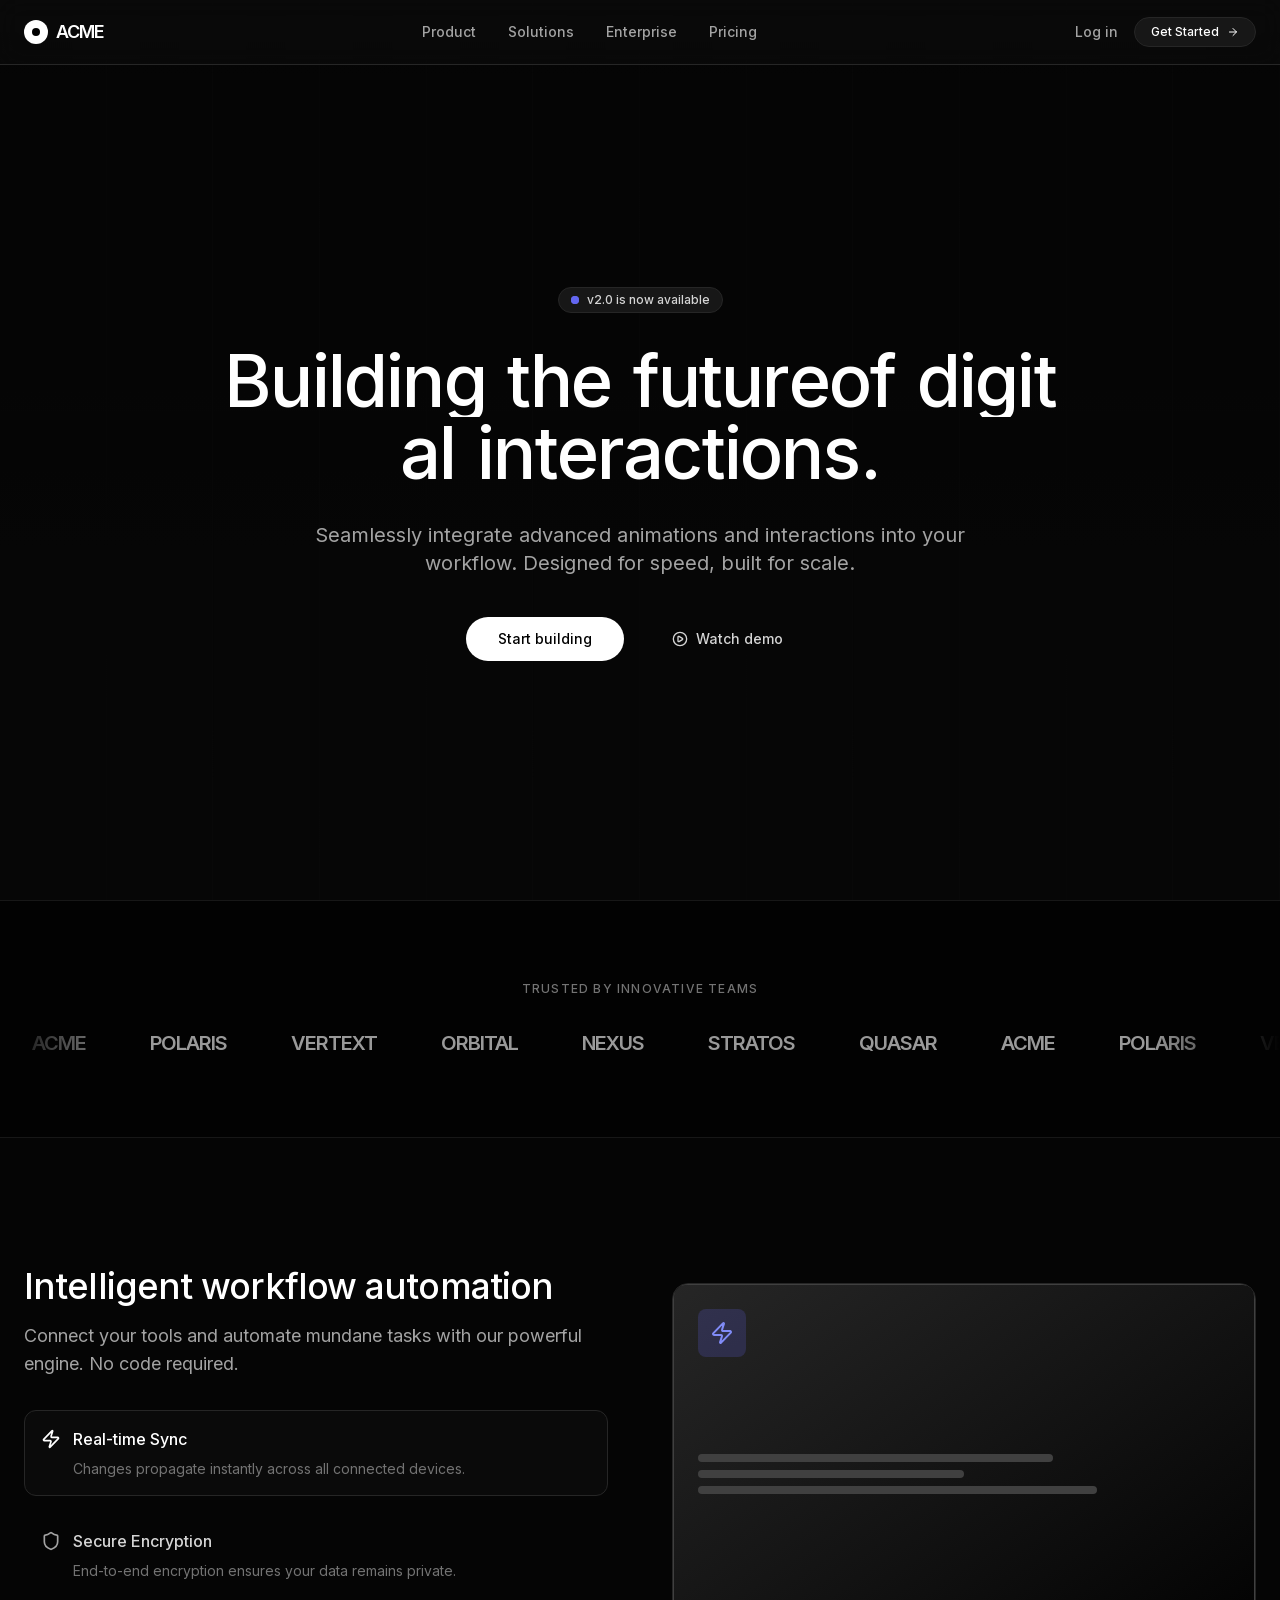
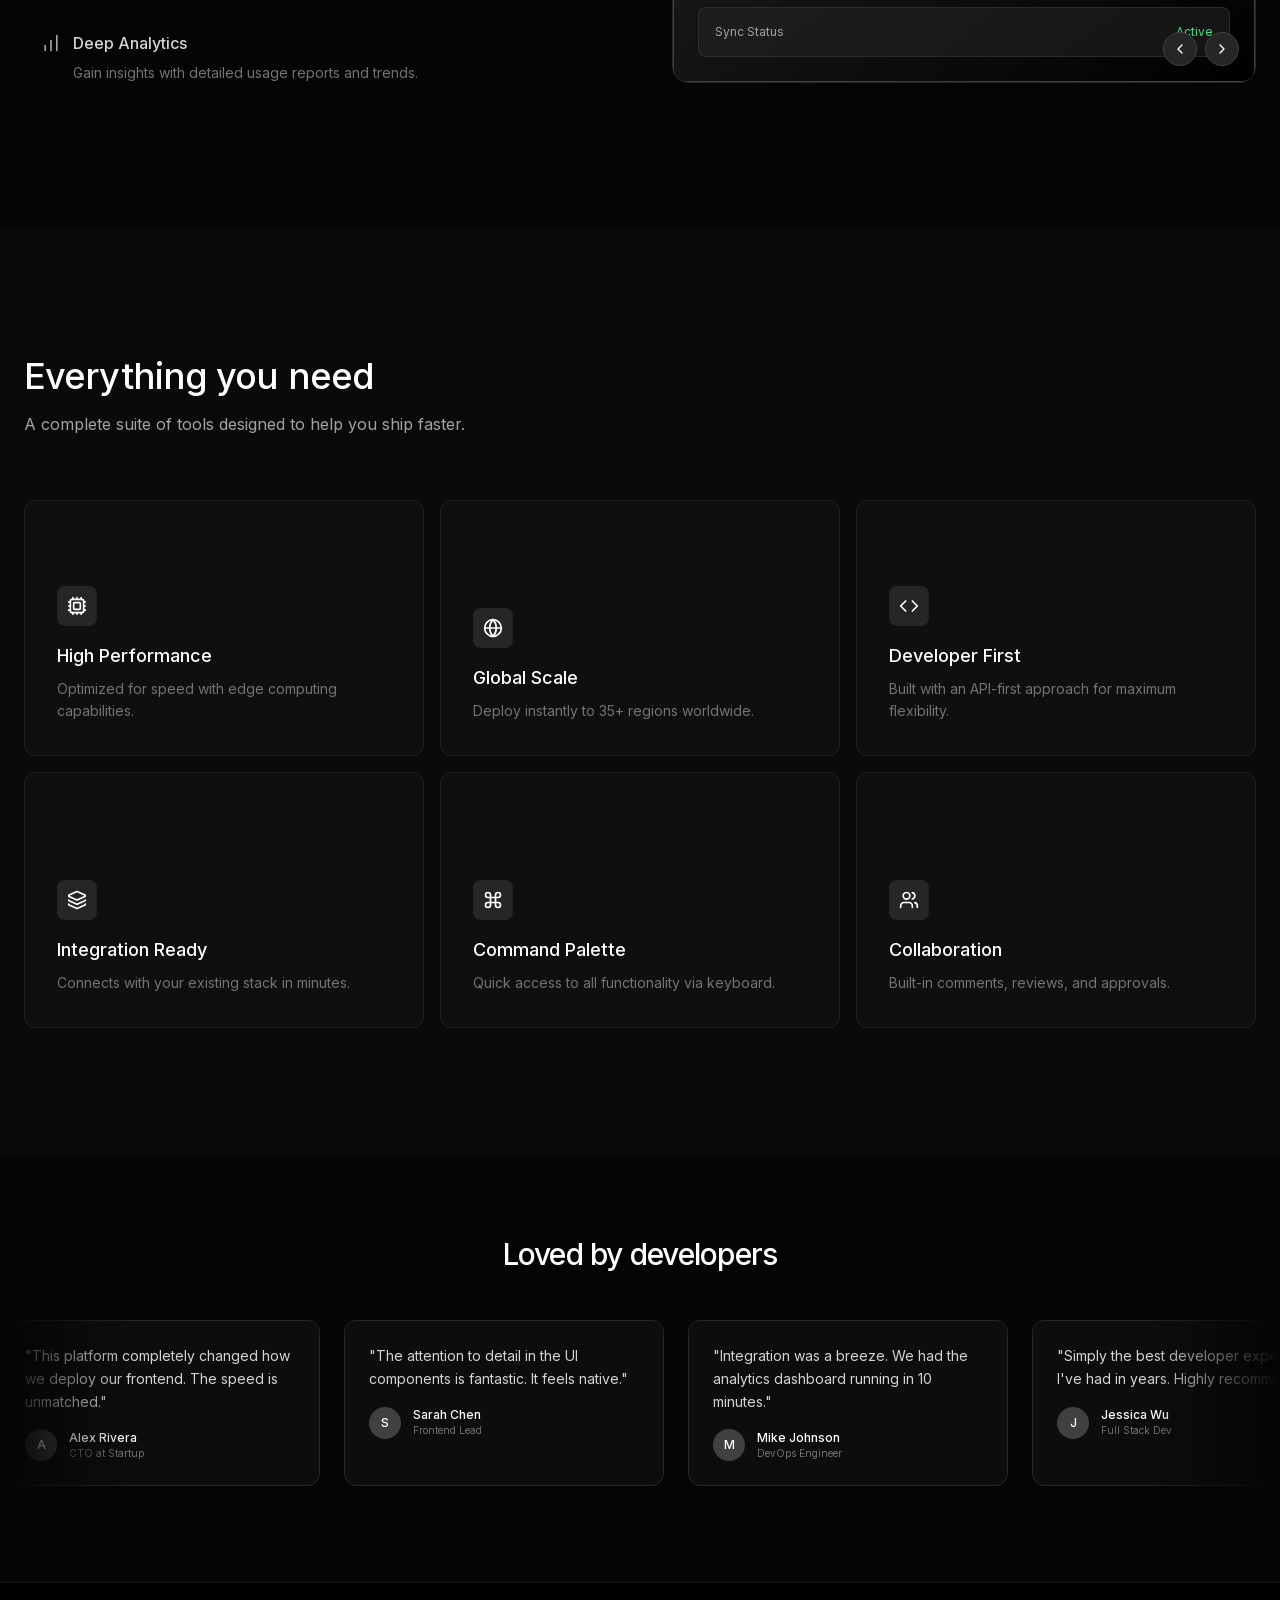
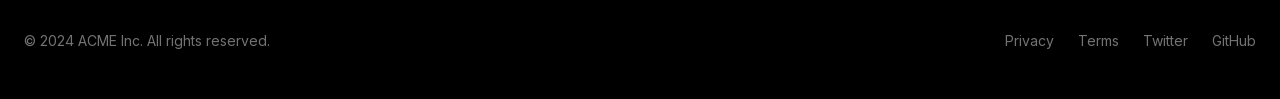
<file: desing systems/animation-clean/index.html>
<html class="scroll-smooth" lang="en"><head><meta charset="utf-8"/>
<meta content="width=device-width, initial-scale=1.0" name="viewport"/>
<title>Modern Interface</title>
<script src="assets/resource_3fa48481346f.js"></script>
<script src="assets/lucide_latest_2eebd0ebe8c2.js"></script>
<link href="https://fonts.googleapis.com" rel="preconnect"/>
<link crossorigin="" href="https://fonts.gstatic.com" rel="preconnect"/>
<link href="assets/css2_19fd9cc6b396.css" rel="stylesheet"/>
<style>
/* Base Settings */
:root {
--mouse-x: 50%;
--mouse-y: 50%;
}
body {
font-family: 'Inter', sans-serif;
background-color: #050505;
overflow-x: hidden;
}
/* Hide scrollbar for clean UI */
::-webkit-scrollbar {
width: 8px;
}
::-webkit-scrollbar-track {
background: #050505;
}
::-webkit-scrollbar-thumb {
background: #262626;
border-radius: 4px;
}
/* Text Reveal Animation */
.char {
display: inline-block;
opacity: 0;
transform: translateY(100%);
clip-path: polygon(0 0, 100% 0, 100% 0, 0 0);
transition: all 0.8s cubic-bezier(0.16, 1, 0.3, 1);
}
.char.revealed {
opacity: 1;
transform: translateY(0);
clip-path: polygon(0 0, 100% 0, 100% 100%, 0 100%);
}
/* General Scroll Animations */
.animate-on-scroll {
opacity: 0.01; /* Avoid full 0 for screen readers momentarily */
filter: blur(10px);
transform: translateY(20px);
transition: all 1s cubic-bezier(0.25, 0.46, 0.45, 0.94);
}
.animate-on-scroll.in-view {
opacity: 1;
filter: blur(0);
transform: translateY(0);
}
/* Marquee Animation */
@keyframes scroll-left {
from { transform: translateX(0); }
to { transform: translateX(-50%); }
}
.marquee-content {
animation: scroll-left 40s linear infinite;
}
.marquee-mask {
mask-image: linear-gradient(to right, transparent, black 10%, black 90%, transparent);
-webkit-mask-image: linear-gradient(to right, transparent, black 10%, black 90%, transparent);
}
/* Border Beam Button */
@keyframes border-beam {
100% { offset-distance: 100%; }
}
.btn-beam {
position: relative;
overflow: hidden;
}
.btn-beam::before {
content: '';
position: absolute;
top: 0; left: 0; right: 0; bottom: 0;
border-radius: 9999px;
padding: 1px;
background: linear-gradient(90deg, transparent, rgba(255,255,255,0.8), transparent);
-webkit-mask: linear-gradient(#fff 0 0) content-box, linear-gradient(#fff 0 0);
-webkit-mask-composite: xor;
mask-composite: exclude;
opacity: 0;
transition: opacity 0.3s ease;
pointer-events: none;
}
.btn-beam:hover::before {
opacity: 1;
animation: spin-beam 2s linear infinite;
}
/* Alternative Beam Implementation that actually travels */
.beam-border {
position: absolute;
inset: -1px;
border-radius: 9999px;
pointer-events: none;
z-index: -1;
opacity: 0;
background: conic-gradient(from 0deg at 50% 50%, transparent 0deg, rgba(255,255,255,0.5) 60deg, transparent 120deg);
animation: rotate-beam 2s linear infinite;
transition: opacity 0.3s;
}
.btn-beam-container:hover .beam-border {
opacity: 1;
}
@keyframes rotate-beam {
from { transform: rotate(0deg); }
to { transform: rotate(360deg); }
}
/* Background Clip Columns */
.bg-column {
transition: clip-path 1.5s cubic-bezier(0.65, 0, 0.35, 1);
clip-path: inset(100% 0 0 0);
}
.bg-column.active {
clip-path: inset(0 0 0 0);
}
/* Flashlight Effect */
.flashlight-card {
position: relative;
background-color: rgba(23, 23, 23, 0.4);
border: 1px solid rgba(255, 255, 255, 0.08);
}
.flashlight-card::before {
content: "";
position: absolute;
height: 100%;
width: 100%;
left: 0;
top: 0;
border-radius: inherit;
background: radial-gradient(
800px circle at var(--mouse-x) var(--mouse-y),
rgba(255, 255, 255, 0.06),
transparent 40%
);
opacity: 0;
transition: opacity 0.5s;
pointer-events: none;
z-index: 3;
}
.flashlight-card::after {
content: "";
position: absolute;
height: 100%;
width: 100%;
left: 0;
top: 0;
border-radius: inherit;
background: radial-gradient(
600px circle at var(--mouse-x) var(--mouse-y),
rgba(255, 255, 255, 0.4),
transparent 40%
);
z-index: 1;
opacity: 0;
transition: opacity 0.5s;
pointer-events: none;
}
/* Border highlight logic via mask */
.flashlight-border {
position: absolute;
inset: 0;
border-radius: inherit;
padding: 1px;
background: radial-gradient(
600px circle at var(--mouse-x) var(--mouse-y),
rgba(255, 255, 255, 0.6),
transparent 40%
);
-webkit-mask: linear-gradient(#fff 0 0) content-box, linear-gradient(#fff 0 0);
-webkit-mask-composite: xor;
mask-composite: exclude;
opacity: 0;
transition: opacity 0.5s;
}
.flashlight-card:hover::before,
.flashlight-card:hover .flashlight-border {
opacity: 1;
}
/* Card Rotator Transitions */
.rotator-card {
transition: all 0.6s cubic-bezier(0.4, 0, 0.2, 1);
position: absolute;
top: 0;
left: 0;
width: 100%;
height: 100%;
backface-visibility: hidden;
}
</style><style data-scroll-fix="true">
        /* Scroll fixes for offline viewing */
        html, body {
            overflow: auto !important;
            overflow-x: hidden !important;
            height: auto !important;
            min-height: 100% !important;
            scroll-behavior: auto !important;
            opacity: 1 !important;
            visibility: visible !important;
        }
        
        /* Force visibility - many sites use JS animations for initial display */
        body, .wrapper, main, #__next, #app, .page, .content {
            opacity: 1 !important;
            visibility: visible !important;
            transform: none !important;
        }
        
        /* Disable loader/preloader overlays */
        .loader, .preloader, .loading, [class*="loader"], [class*="preloader"] {
            display: none !important;
            opacity: 0 !important;
        }
        
        /* Show elements that might be hidden for animation */
        .word-inner, .char, .line, [data-aos], [data-scroll],
        .hero-text span, .hero-fade, [class*="hero"] span {
            opacity: 1 !important;
            transform: none !important;
            visibility: visible !important;
        }
        
        /* Reset Tailwind animation utility classes */
        .translate-y-full, .translate-x-full, .-translate-y-full, .-translate-x-full,
        .translate-y-1\/2, .-translate-y-1\/2, .translate-y-\[100\%\], .translate-y-\[110\%\] {
            transform: none !important;
        }
        
        /* Force visibility on common hidden-for-animation patterns */
        .opacity-0, [class*="opacity-0"] {
            opacity: 1 !important;
        }
        
        /* Reset scale transforms used for animations */
        .scale-0, .scale-50, .scale-75 {
            transform: none !important;
        }
        
        html.lenis, html.lenis-smooth, 
        body.lenis, body.lenis-smooth,
        .lenis-wrapper, .lenis-content,
        [data-lenis-prevent], [data-scroll-container] {
            overflow: visible !important;
            height: auto !important;
        }
        
        /* Fix flex containers that might cut off content */
        body.flex.items-center,
        body.flex.justify-center {
            align-items: flex-start !important;
            min-height: 100vh;
            height: auto !important;
        }
        
        /* Ensure main content scrolls */
        main, #__next, #__nuxt, #app, .main-content {
            overflow: visible !important;
            height: auto !important;
        }
        </style></head>
<body class="text-neutral-400 selection:bg-neutral-700 selection:text-white">
<!-- Navigation -->
<nav class="fixed top-0 left-0 right-0 z-50 border-b border-neutral-800 bg-neutral-950/80 backdrop-blur-md">
<div class="max-w-7xl mx-auto px-6 h-16 flex items-center justify-between">
<div class="flex items-center gap-2 text-white tracking-tighter font-semibold text-lg">
<div class="w-6 h-6 bg-white rounded-full flex items-center justify-center">
<div class="w-2 h-2 bg-black rounded-full"></div>
</div>
                ACME
            </div>
<div class="hidden md:flex items-center gap-8 text-sm font-medium text-neutral-400">
<a class="hover:text-white transition-colors" href="#">Product</a>
<a class="hover:text-white transition-colors" href="#">Solutions</a>
<a class="hover:text-white transition-colors" href="#">Enterprise</a>
<a class="hover:text-white transition-colors" href="#">Pricing</a>
</div>
<div class="flex items-center gap-4">
<a class="text-sm font-medium hover:text-white transition-colors" href="#">Log in</a>
<!-- Button with Border Beam -->
<button class="relative btn-beam-container group">
<div class="beam-border"></div>
<span class="relative z-10 flex items-center gap-2 bg-neutral-900 text-white px-4 py-1.5 rounded-full text-xs font-medium border border-neutral-800 transition-all hover:bg-neutral-800">
                        Get Started
                        <i class="w-3 h-3" data-lucide="arrow-right"></i>
</span>
</button>
</div>
</div>
</nav>
<!-- Hero Section -->
<header class="relative min-h-screen pt-32 pb-20 flex flex-col justify-center items-center overflow-hidden">
<!-- Background Clip Animation Grid -->
<div class="absolute inset-0 grid grid-cols-6 md:grid-cols-12 gap-0 z-0 pointer-events-none opacity-20" id="bg-grid">
<!-- Columns injected via JS -->
</div>
<div class="relative z-10 max-w-4xl mx-auto px-6 text-center">
<div class="inline-flex items-center gap-2 px-3 py-1 rounded-full bg-neutral-900 border border-neutral-800 text-xs font-medium text-neutral-300 mb-8 animate-on-scroll">
<span class="relative flex h-2 w-2">
<span class="animate-ping absolute inline-flex h-full w-full rounded-full bg-indigo-400 opacity-75"></span>
<span class="relative inline-flex rounded-full h-2 w-2 bg-indigo-500"></span>
</span>
                v2.0 is now available
            </div>
<h1 class="text-5xl md:text-7xl font-medium text-white tracking-tight leading-[1.1] mb-8 h-auto min-h-[120px]" id="hero-title">
<!-- Text animated via JS -->
                Building the future <br/> of digital interactions.
            </h1>
<p class="text-lg md:text-xl text-neutral-400 max-w-2xl mx-auto mb-10 leading-relaxed animate-on-scroll" style="transition-delay: 200ms;">
                Seamlessly integrate advanced animations and interactions into your workflow. Designed for speed, built for scale.
            </p>
<div class="flex flex-col sm:flex-row items-center justify-center gap-4 animate-on-scroll" style="transition-delay: 400ms;">
<button class="relative btn-beam-container group w-full sm:w-auto">
<div class="beam-border"></div>
<span class="relative z-10 flex items-center justify-center bg-white text-black px-8 py-3 rounded-full text-sm font-medium transition-transform active:scale-95">
                        Start building
                    </span>
</button>
<button class="flex items-center justify-center gap-2 px-8 py-3 rounded-full text-sm font-medium text-neutral-300 hover:text-white transition-colors w-full sm:w-auto">
<i class="w-4 h-4" data-lucide="play-circle"></i>
                    Watch demo
                </button>
</div>
</div>
</header>
<!-- Logo Marquee -->
<section class="py-20 border-y border-neutral-900 bg-black/50 relative z-10">
<div class="max-w-7xl mx-auto px-6 mb-8 text-center">
<p class="text-xs font-medium uppercase tracking-widest text-neutral-500 animate-on-scroll">Trusted by innovative teams</p>
</div>
<div class="relative w-full overflow-hidden marquee-mask">
<div class="flex marquee-content w-max">
<!-- Loop 1 -->
<div class="flex items-center gap-16 px-8 opacity-60 grayscale hover:grayscale-0 transition-all duration-500">
<span class="text-xl font-semibold tracking-tighter text-white">ACME</span>
<span class="text-xl font-semibold tracking-tighter text-white">POLARIS</span>
<span class="text-xl font-semibold tracking-tighter text-white">VERTEXT</span>
<span class="text-xl font-semibold tracking-tighter text-white">ORBITAL</span>
<span class="text-xl font-semibold tracking-tighter text-white">NEXUS</span>
<span class="text-xl font-semibold tracking-tighter text-white">STRATOS</span>
<span class="text-xl font-semibold tracking-tighter text-white">QUASAR</span>
</div>
<!-- Loop 2 (Duplicate) -->
<div class="flex items-center gap-16 px-8 opacity-60 grayscale hover:grayscale-0 transition-all duration-500">
<span class="text-xl font-semibold tracking-tighter text-white">ACME</span>
<span class="text-xl font-semibold tracking-tighter text-white">POLARIS</span>
<span class="text-xl font-semibold tracking-tighter text-white">VERTEXT</span>
<span class="text-xl font-semibold tracking-tighter text-white">ORBITAL</span>
<span class="text-xl font-semibold tracking-tighter text-white">NEXUS</span>
<span class="text-xl font-semibold tracking-tighter text-white">STRATOS</span>
<span class="text-xl font-semibold tracking-tighter text-white">QUASAR</span>
</div>
<!-- Loop 3 (Duplicate) -->
<div class="flex items-center gap-16 px-8 opacity-60 grayscale hover:grayscale-0 transition-all duration-500">
<span class="text-xl font-semibold tracking-tighter text-white">ACME</span>
<span class="text-xl font-semibold tracking-tighter text-white">POLARIS</span>
<span class="text-xl font-semibold tracking-tighter text-white">VERTEXT</span>
<span class="text-xl font-semibold tracking-tighter text-white">ORBITAL</span>
<span class="text-xl font-semibold tracking-tighter text-white">NEXUS</span>
<span class="text-xl font-semibold tracking-tighter text-white">STRATOS</span>
<span class="text-xl font-semibold tracking-tighter text-white">QUASAR</span>
</div>
</div>
</div>
</section>
<!-- Feature Switcher Section -->
<section class="py-32 max-w-7xl mx-auto px-6">
<div class="grid lg:grid-cols-2 gap-16 items-center">
<div class="space-y-8">
<div class="animate-on-scroll">
<h2 class="text-3xl md:text-4xl font-medium text-white tracking-tight mb-4">Intelligent workflow automation</h2>
<p class="text-lg text-neutral-400">Connect your tools and automate mundane tasks with our powerful engine. No code required.</p>
</div>
<div class="space-y-4">
<div class="feature-btn p-4 rounded-xl border border-neutral-800 bg-neutral-900/30 cursor-pointer hover:bg-neutral-900 transition-colors active-feature" onclick="rotateTo(0)">
<div class="flex items-center gap-3 mb-2">
<i class="text-white w-5 h-5" data-lucide="zap"></i>
<h3 class="text-white font-medium">Real-time Sync</h3>
</div>
<p class="text-sm text-neutral-500 pl-8">Changes propagate instantly across all connected devices.</p>
</div>
<div class="feature-btn p-4 rounded-xl border border-transparent hover:bg-neutral-900 transition-colors cursor-pointer" onclick="rotateTo(1)">
<div class="flex items-center gap-3 mb-2">
<i class="text-neutral-400 w-5 h-5" data-lucide="shield"></i>
<h3 class="text-neutral-300 font-medium">Secure Encryption</h3>
</div>
<p class="text-sm text-neutral-500 pl-8">End-to-end encryption ensures your data remains private.</p>
</div>
<div class="feature-btn p-4 rounded-xl border border-transparent hover:bg-neutral-900 transition-colors cursor-pointer" onclick="rotateTo(2)">
<div class="flex items-center gap-3 mb-2">
<i class="text-neutral-400 w-5 h-5" data-lucide="bar-chart"></i>
<h3 class="text-neutral-300 font-medium">Deep Analytics</h3>
</div>
<p class="text-sm text-neutral-500 pl-8">Gain insights with detailed usage reports and trends.</p>
</div>
</div>
</div>
<!-- Rotator Card -->
<div class="relative h-[400px] w-full bg-neutral-900/20 rounded-2xl border border-neutral-800 overflow-hidden animate-on-scroll">
<div class="absolute inset-0 w-full h-full p-8" id="card-stack">
<!-- Card 1 -->
<div class="rotator-card bg-gradient-to-br from-neutral-800 to-black rounded-xl border border-neutral-700 p-6 shadow-2xl flex flex-col justify-between" style="opacity: 1; transform: scale(1) translateZ(0);">
<div class="w-12 h-12 rounded-lg bg-indigo-500/20 flex items-center justify-center text-indigo-400 mb-4">
<i class="w-6 h-6" data-lucide="zap"></i>
</div>
<div class="space-y-2">
<div class="h-2 w-2/3 bg-neutral-700 rounded"></div>
<div class="h-2 w-1/2 bg-neutral-700 rounded"></div>
<div class="h-2 w-3/4 bg-neutral-700 rounded"></div>
</div>
<div class="mt-8 p-4 bg-neutral-800/50 rounded-lg border border-neutral-700/50">
<div class="flex items-center justify-between text-xs text-neutral-400">
<span>Sync Status</span>
<span class="text-green-400">Active</span>
</div>
</div>
</div>
<!-- Card 2 -->
<div class="rotator-card bg-gradient-to-br from-neutral-800 to-black rounded-xl border border-neutral-700 p-6 shadow-2xl flex flex-col justify-between" style="opacity: 0; transform: scale(0.9) translateZ(0);">
<div class="w-12 h-12 rounded-lg bg-emerald-500/20 flex items-center justify-center text-emerald-400 mb-4">
<i class="w-6 h-6" data-lucide="shield"></i>
</div>
<div class="flex items-center justify-center h-32">
<i class="w-16 h-16 text-neutral-700" data-lucide="lock"></i>
</div>
<div class="mt-4 text-center text-xs text-emerald-500 bg-emerald-900/20 py-2 rounded border border-emerald-900/50">
                            256-bit Encryption Enabled
                        </div>
</div>
<!-- Card 3 -->
<div class="rotator-card bg-gradient-to-br from-neutral-800 to-black rounded-xl border border-neutral-700 p-6 shadow-2xl flex flex-col justify-between" style="opacity: 0; transform: scale(0.9) translateZ(0);">
<div class="w-12 h-12 rounded-lg bg-orange-500/20 flex items-center justify-center text-orange-400 mb-4">
<i class="w-6 h-6" data-lucide="bar-chart"></i>
</div>
<div class="flex items-end justify-between h-32 gap-2 px-4 pb-4">
<div class="w-full bg-neutral-700 rounded-t" style="height: 40%"></div>
<div class="w-full bg-neutral-600 rounded-t" style="height: 70%"></div>
<div class="w-full bg-orange-500 rounded-t" style="height: 55%"></div>
<div class="w-full bg-neutral-700 rounded-t" style="height: 80%"></div>
</div>
</div>
</div>
<!-- Controls -->
<div class="absolute bottom-4 right-4 flex gap-2 z-20">
<button class="p-2 rounded-full bg-neutral-800 text-white hover:bg-neutral-700 border border-neutral-700 transition-colors" onclick="prevCard()">
<i class="w-4 h-4" data-lucide="chevron-left"></i>
</button>
<button class="p-2 rounded-full bg-neutral-800 text-white hover:bg-neutral-700 border border-neutral-700 transition-colors" onclick="nextCard()">
<i class="w-4 h-4" data-lucide="chevron-right"></i>
</button>
</div>
</div>
</div>
</section>
<!-- Flashlight Grid Section -->
<section class="py-32 bg-neutral-950">
<div class="max-w-7xl mx-auto px-6">
<div class="mb-16 max-w-2xl animate-on-scroll">
<h2 class="text-3xl md:text-4xl font-medium text-white tracking-tight mb-4">Everything you need</h2>
<p class="text-neutral-400">A complete suite of tools designed to help you ship faster.</p>
</div>
<div class="grid grid-cols-1 md:grid-cols-2 lg:grid-cols-3 gap-4" id="flashlight-grid">
<!-- Cards injected via basic HTML, effects via CSS/JS -->
<!-- Card 1 -->
<div class="flashlight-card rounded-xl p-8 h-64 flex flex-col justify-end group cursor-default animate-on-scroll">
<div class="flashlight-border"></div>
<div class="relative z-10">
<div class="w-10 h-10 bg-neutral-800 rounded-lg flex items-center justify-center mb-4 text-white group-hover:scale-110 transition-transform duration-300">
<i class="w-5 h-5" data-lucide="cpu"></i>
</div>
<h3 class="text-lg font-medium text-white mb-2">High Performance</h3>
<p class="text-sm text-neutral-500 leading-relaxed">Optimized for speed with edge computing capabilities.</p>
</div>
</div>
<!-- Card 2 -->
<div class="flashlight-card rounded-xl p-8 h-64 flex flex-col justify-end group cursor-default animate-on-scroll" style="transition-delay: 100ms;">
<div class="flashlight-border"></div>
<div class="relative z-10">
<div class="w-10 h-10 bg-neutral-800 rounded-lg flex items-center justify-center mb-4 text-white group-hover:scale-110 transition-transform duration-300">
<i class="w-5 h-5" data-lucide="globe"></i>
</div>
<h3 class="text-lg font-medium text-white mb-2">Global Scale</h3>
<p class="text-sm text-neutral-500 leading-relaxed">Deploy instantly to 35+ regions worldwide.</p>
</div>
</div>
<!-- Card 3 -->
<div class="flashlight-card rounded-xl p-8 h-64 flex flex-col justify-end group cursor-default animate-on-scroll" style="transition-delay: 200ms;">
<div class="flashlight-border"></div>
<div class="relative z-10">
<div class="w-10 h-10 bg-neutral-800 rounded-lg flex items-center justify-center mb-4 text-white group-hover:scale-110 transition-transform duration-300">
<i class="w-5 h-5" data-lucide="code"></i>
</div>
<h3 class="text-lg font-medium text-white mb-2">Developer First</h3>
<p class="text-sm text-neutral-500 leading-relaxed">Built with an API-first approach for maximum flexibility.</p>
</div>
</div>
<!-- Card 4 -->
<div class="flashlight-card rounded-xl p-8 h-64 flex flex-col justify-end group cursor-default animate-on-scroll" style="transition-delay: 300ms;">
<div class="flashlight-border"></div>
<div class="relative z-10">
<div class="w-10 h-10 bg-neutral-800 rounded-lg flex items-center justify-center mb-4 text-white group-hover:scale-110 transition-transform duration-300">
<i class="w-5 h-5" data-lucide="layers"></i>
</div>
<h3 class="text-lg font-medium text-white mb-2">Integration Ready</h3>
<p class="text-sm text-neutral-500 leading-relaxed">Connects with your existing stack in minutes.</p>
</div>
</div>
<!-- Card 5 -->
<div class="flashlight-card rounded-xl p-8 h-64 flex flex-col justify-end group cursor-default animate-on-scroll" style="transition-delay: 400ms;">
<div class="flashlight-border"></div>
<div class="relative z-10">
<div class="w-10 h-10 bg-neutral-800 rounded-lg flex items-center justify-center mb-4 text-white group-hover:scale-110 transition-transform duration-300">
<i class="w-5 h-5" data-lucide="command"></i>
</div>
<h3 class="text-lg font-medium text-white mb-2">Command Palette</h3>
<p class="text-sm text-neutral-500 leading-relaxed">Quick access to all functionality via keyboard.</p>
</div>
</div>
<!-- Card 6 -->
<div class="flashlight-card rounded-xl p-8 h-64 flex flex-col justify-end group cursor-default animate-on-scroll" style="transition-delay: 500ms;">
<div class="flashlight-border"></div>
<div class="relative z-10">
<div class="w-10 h-10 bg-neutral-800 rounded-lg flex items-center justify-center mb-4 text-white group-hover:scale-110 transition-transform duration-300">
<i class="w-5 h-5" data-lucide="users"></i>
</div>
<h3 class="text-lg font-medium text-white mb-2">Collaboration</h3>
<p class="text-sm text-neutral-500 leading-relaxed">Built-in comments, reviews, and approvals.</p>
</div>
</div>
</div>
</div>
</section>
<!-- Testimonials Marquee -->
<section class="py-20 overflow-hidden relative">
<div class="max-w-7xl mx-auto px-6 mb-12">
<h2 class="text-3xl font-medium text-white tracking-tight text-center animate-on-scroll">Loved by developers</h2>
</div>
<div class="relative w-full marquee-mask">
<div class="flex marquee-content w-max gap-6 pb-4">
<!-- Card Item Template -->
<div class="w-80 p-6 bg-neutral-900/50 border border-neutral-800 rounded-xl flex-shrink-0">
<p class="text-neutral-300 text-sm mb-4 leading-relaxed">"This platform completely changed how we deploy our frontend. The speed is unmatched."</p>
<div class="flex items-center gap-3">
<div class="w-8 h-8 bg-neutral-700 rounded-full flex items-center justify-center text-xs text-white font-medium">A</div>
<div>
<div class="text-white text-xs font-medium">Alex Rivera</div>
<div class="text-neutral-500 text-[10px]">CTO at Startup</div>
</div>
</div>
</div>
<div class="w-80 p-6 bg-neutral-900/50 border border-neutral-800 rounded-xl flex-shrink-0">
<p class="text-neutral-300 text-sm mb-4 leading-relaxed">"The attention to detail in the UI components is fantastic. It feels native."</p>
<div class="flex items-center gap-3">
<div class="w-8 h-8 bg-neutral-700 rounded-full flex items-center justify-center text-xs text-white font-medium">S</div>
<div>
<div class="text-white text-xs font-medium">Sarah Chen</div>
<div class="text-neutral-500 text-[10px]">Frontend Lead</div>
</div>
</div>
</div>
<div class="w-80 p-6 bg-neutral-900/50 border border-neutral-800 rounded-xl flex-shrink-0">
<p class="text-neutral-300 text-sm mb-4 leading-relaxed">"Integration was a breeze. We had the analytics dashboard running in 10 minutes."</p>
<div class="flex items-center gap-3">
<div class="w-8 h-8 bg-neutral-700 rounded-full flex items-center justify-center text-xs text-white font-medium">M</div>
<div>
<div class="text-white text-xs font-medium">Mike Johnson</div>
<div class="text-neutral-500 text-[10px]">DevOps Engineer</div>
</div>
</div>
</div>
<div class="w-80 p-6 bg-neutral-900/50 border border-neutral-800 rounded-xl flex-shrink-0">
<p class="text-neutral-300 text-sm mb-4 leading-relaxed">"Simply the best developer experience I've had in years. Highly recommended."</p>
<div class="flex items-center gap-3">
<div class="w-8 h-8 bg-neutral-700 rounded-full flex items-center justify-center text-xs text-white font-medium">J</div>
<div>
<div class="text-white text-xs font-medium">Jessica Wu</div>
<div class="text-neutral-500 text-[10px]">Full Stack Dev</div>
</div>
</div>
</div>
<div class="w-80 p-6 bg-neutral-900/50 border border-neutral-800 rounded-xl flex-shrink-0">
<p class="text-neutral-300 text-sm mb-4 leading-relaxed">"Documentation is clear, API is robust. It just works."</p>
<div class="flex items-center gap-3">
<div class="w-8 h-8 bg-neutral-700 rounded-full flex items-center justify-center text-xs text-white font-medium">D</div>
<div>
<div class="text-white text-xs font-medium">David Kim</div>
<div class="text-neutral-500 text-[10px]">Product Owner</div>
</div>
</div>
</div>
<!-- Duplicates for Loop -->
<div class="w-80 p-6 bg-neutral-900/50 border border-neutral-800 rounded-xl flex-shrink-0">
<p class="text-neutral-300 text-sm mb-4 leading-relaxed">"This platform completely changed how we deploy our frontend. The speed is unmatched."</p>
<div class="flex items-center gap-3">
<div class="w-8 h-8 bg-neutral-700 rounded-full flex items-center justify-center text-xs text-white font-medium">A</div>
<div>
<div class="text-white text-xs font-medium">Alex Rivera</div>
<div class="text-neutral-500 text-[10px]">CTO at Startup</div>
</div>
</div>
</div>
<div class="w-80 p-6 bg-neutral-900/50 border border-neutral-800 rounded-xl flex-shrink-0">
<p class="text-neutral-300 text-sm mb-4 leading-relaxed">"The attention to detail in the UI components is fantastic. It feels native."</p>
<div class="flex items-center gap-3">
<div class="w-8 h-8 bg-neutral-700 rounded-full flex items-center justify-center text-xs text-white font-medium">S</div>
<div>
<div class="text-white text-xs font-medium">Sarah Chen</div>
<div class="text-neutral-500 text-[10px]">Frontend Lead</div>
</div>
</div>
</div>
<div class="w-80 p-6 bg-neutral-900/50 border border-neutral-800 rounded-xl flex-shrink-0">
<p class="text-neutral-300 text-sm mb-4 leading-relaxed">"Integration was a breeze. We had the analytics dashboard running in 10 minutes."</p>
<div class="flex items-center gap-3">
<div class="w-8 h-8 bg-neutral-700 rounded-full flex items-center justify-center text-xs text-white font-medium">M</div>
<div>
<div class="text-white text-xs font-medium">Mike Johnson</div>
<div class="text-neutral-500 text-[10px]">DevOps Engineer</div>
</div>
</div>
</div>
<div class="w-80 p-6 bg-neutral-900/50 border border-neutral-800 rounded-xl flex-shrink-0">
<p class="text-neutral-300 text-sm mb-4 leading-relaxed">"Simply the best developer experience I've had in years. Highly recommended."</p>
<div class="flex items-center gap-3">
<div class="w-8 h-8 bg-neutral-700 rounded-full flex items-center justify-center text-xs text-white font-medium">J</div>
<div>
<div class="text-white text-xs font-medium">Jessica Wu</div>
<div class="text-neutral-500 text-[10px]">Full Stack Dev</div>
</div>
</div>
</div>
<div class="w-80 p-6 bg-neutral-900/50 border border-neutral-800 rounded-xl flex-shrink-0">
<p class="text-neutral-300 text-sm mb-4 leading-relaxed">"Documentation is clear, API is robust. It just works."</p>
<div class="flex items-center gap-3">
<div class="w-8 h-8 bg-neutral-700 rounded-full flex items-center justify-center text-xs text-white font-medium">D</div>
<div>
<div class="text-white text-xs font-medium">David Kim</div>
<div class="text-neutral-500 text-[10px]">Product Owner</div>
</div>
</div>
</div>
</div>
</div>
</section>
<!-- Footer -->
<footer class="border-t border-neutral-900 bg-black py-12">
<div class="max-w-7xl mx-auto px-6 flex flex-col md:flex-row justify-between items-center gap-6">
<div class="text-sm text-neutral-500">
                © 2024 ACME Inc. All rights reserved.
            </div>
<div class="flex gap-6 text-sm text-neutral-500">
<a class="hover:text-white transition-colors" href="#">Privacy</a>
<a class="hover:text-white transition-colors" href="#">Terms</a>
<a class="hover:text-white transition-colors" href="#">Twitter</a>
<a class="hover:text-white transition-colors" href="#">GitHub</a>
</div>
</div>
</footer>
<script>
        // Initialize Lucide Icons
        lucide.createIcons();

        // --- 1. Text Reveal Animation ---
        const title = document.getElementById('hero-title');
        const text = title.innerText;
        title.innerHTML = '';
        // Split into lines manually based on <br> in original HTML? No, just split text.
        // Simple word split for better wrapping safety, then char split
        // We will just do char split on the whole block for the effect requested
        const chars = text.split('');
        chars.forEach((char, index) => {
            const span = document.createElement('span');
            span.textContent = char;
            span.className = 'char';
            span.style.transitionDelay = `${index * 30}ms`;
            if (char === ' ') span.style.marginRight = '0.3em';
            // Handle line break if needed, but simpler to let flex/block handle it or specific chars
            title.appendChild(span);
        });

        setTimeout(() => {
            document.querySelectorAll('.char').forEach(c => c.classList.add('revealed'));
        }, 100);


        // --- 2. Background Clip Animation ---
        const bgGrid = document.getElementById('bg-grid');
        const colCount = window.innerWidth < 768 ? 6 : 12;
        
        for (let i = 0; i < colCount; i++) {
            const col = document.createElement('div');
            col.className = 'bg-column h-full w-full border-r border-neutral-800/30 bg-gradient-to-b from-neutral-900/0 to-neutral-900/50';
            bgGrid.appendChild(col);
            
            // Staggered animation
            setTimeout(() => {
                col.classList.add('active');
            }, 100 + (i * 100));
        }

        // --- 3. Scroll Animation Observer ---
        const observerOptions = {
            root: null,
            rootMargin: '0px',
            threshold: 0.1
        };

        const observer = new IntersectionObserver((entries) => {
            entries.forEach(entry => {
                if (entry.isIntersecting) {
                    entry.target.classList.add('in-view');
                    observer.unobserve(entry.target); // Only animate once
                }
            });
        }, observerOptions);

        document.querySelectorAll('.animate-on-scroll').forEach(el => {
            observer.observe(el);
        });

        // --- 4. Card Rotator ---
        let currentCard = 0;
        const cards = document.querySelectorAll('.rotator-card');
        const btns = document.querySelectorAll('.feature-btn');
        
        function updateCards() {
            cards.forEach((card, index) => {
                if (index === currentCard) {
                    card.style.opacity = '1';
                    card.style.transform = 'scale(1) translateZ(0)';
                    card.style.zIndex = '10';
                } else {
                    card.style.opacity = '0';
                    card.style.transform = 'scale(0.9) translateZ(0)';
                    card.style.zIndex = '0';
                }
            });

            btns.forEach((btn, index) => {
                if (index === currentCard) {
                    btn.classList.add('bg-neutral-900', 'border-neutral-800');
                    btn.classList.remove('border-transparent');
                    btn.querySelector('i').classList.remove('text-neutral-400');
                    btn.querySelector('i').classList.add('text-white');
                    btn.querySelector('h3').classList.remove('text-neutral-300');
                    btn.querySelector('h3').classList.add('text-white');
                } else {
                    btn.classList.remove('bg-neutral-900', 'border-neutral-800');
                    btn.classList.add('border-transparent');
                    btn.querySelector('i').classList.add('text-neutral-400');
                    btn.querySelector('i').classList.remove('text-white');
                    btn.querySelector('h3').classList.add('text-neutral-300');
                    btn.querySelector('h3').classList.remove('text-white');
                }
            });
        }

        function rotateTo(index) {
            currentCard = index;
            updateCards();
            // Reset interval on manual click
            clearInterval(rotatorInterval);
            rotatorInterval = setInterval(nextCard, 5000);
        }

        function nextCard() {
            currentCard = (currentCard + 1) % cards.length;
            updateCards();
        }

        function prevCard() {
            currentCard = (currentCard - 1 + cards.length) % cards.length;
            updateCards();
        }

        let rotatorInterval = setInterval(nextCard, 5000);

        // --- 5. Flashlight Effect ---
        const gridContainer = document.getElementById('flashlight-grid');
        
        gridContainer.addEventListener('mousemove', (e) => {
            const cards = document.querySelectorAll('.flashlight-card');
            
            cards.forEach(card => {
                const rect = card.getBoundingClientRect();
                const x = e.clientX - rect.left;
                const y = e.clientY - rect.top;
                
                card.style.setProperty('--mouse-x', `${x}px`);
                card.style.setProperty('--mouse-y', `${y}px`);
            });
        });
    </script>
<script data-img-fallback-handler="">!function(){var f=["https://hoirqrkdgbmvpwutwuwj.supabase.co/storage/v1/object/public/assets/assets/917d6f93-fb36-439a-8c48-884b67b35381_1600w.jpg","https://hoirqrkdgbmvpwutwuwj.supabase.co/storage/v1/object/public/assets/assets/4734259a-bad7-422f-981e-ce01e79184f2_1600w.jpg","https://hoirqrkdgbmvpwutwuwj.supabase.co/storage/v1/object/public/assets/assets/c543a9e1-f226-4ced-80b0-feb8445a75b9_1600w.jpg","https://hoirqrkdgbmvpwutwuwj.supabase.co/storage/v1/object/public/assets/assets/5bab247f-35d9-400d-a82b-fd87cfe913d2_1600w.webp","https://hoirqrkdgbmvpwutwuwj.supabase.co/storage/v1/object/public/assets/assets/30104e3c-5eea-4b93-93e9-5313698a7156_1600w.webp"],h=new Set;function g(s){for(var x=0,i=0;i<s.length;i++)x=(x<<5)-x+s.charCodeAt(i)|0;return f[Math.abs(x)%f.length]}function r(t){var s=t.src;if(s&&!h.has(s)){h.add(s);t.src=g(s)}}window.addEventListener("error",function(e){var t=e.target;if(t&&t.tagName==="IMG")r(t)},!0);function c(){document.querySelectorAll("img").forEach(function(i){if(i.complete&&!i.naturalWidth&&i.src)r(i)})}if(document.readyState==="loading")document.addEventListener("DOMContentLoaded",c);else c()}()</script></body></html>
</file>
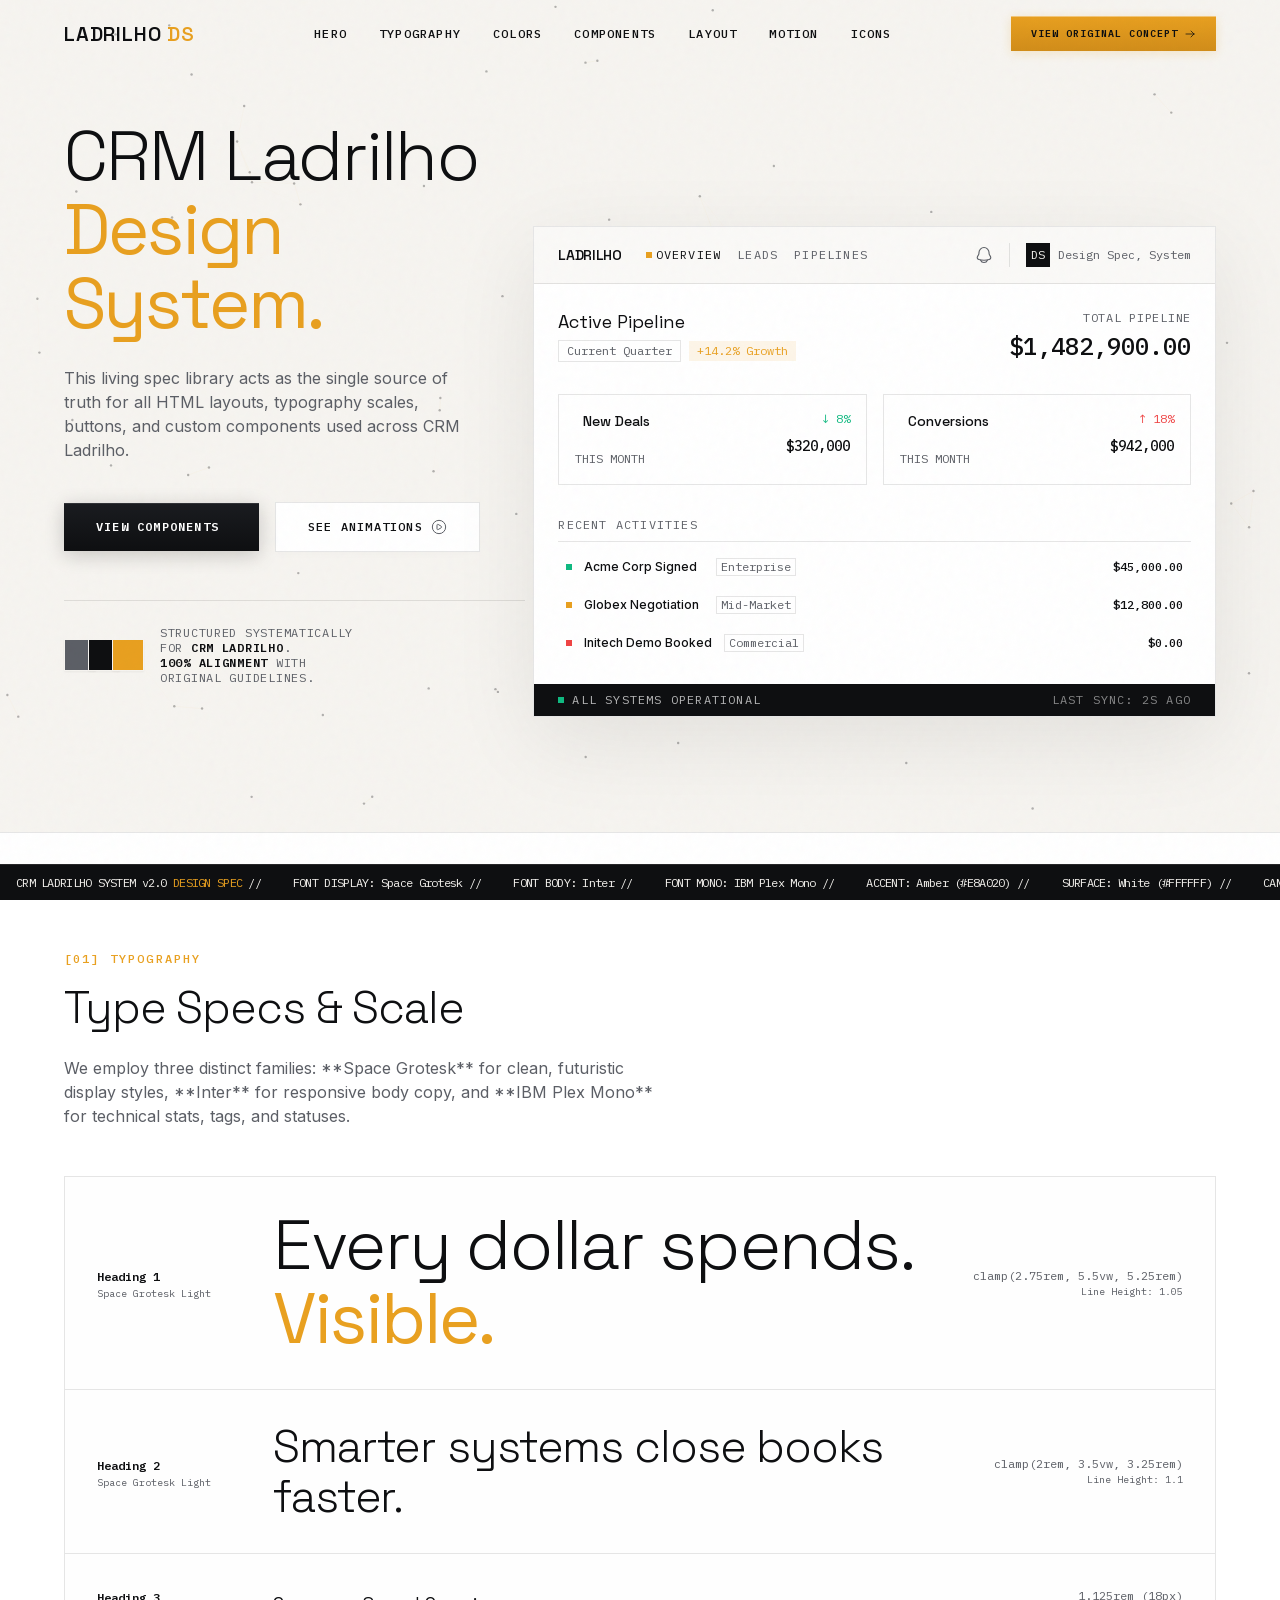
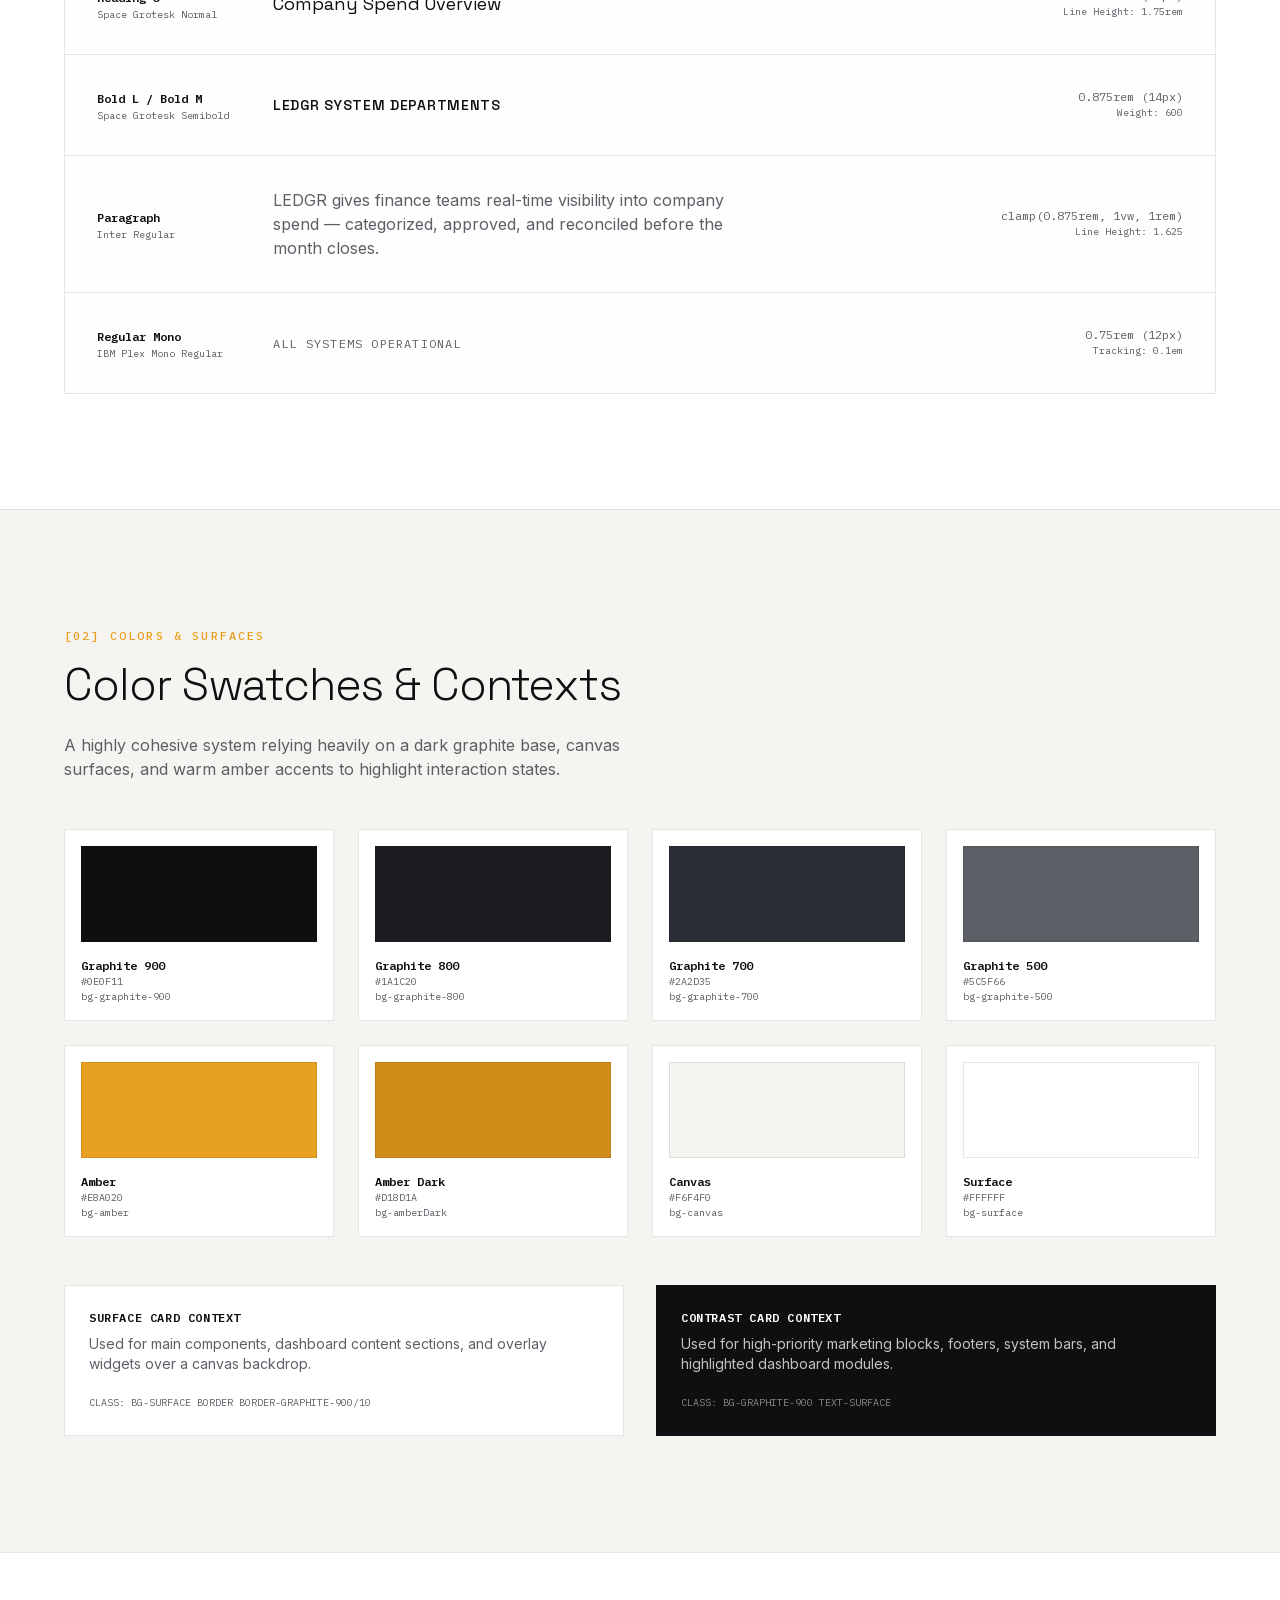
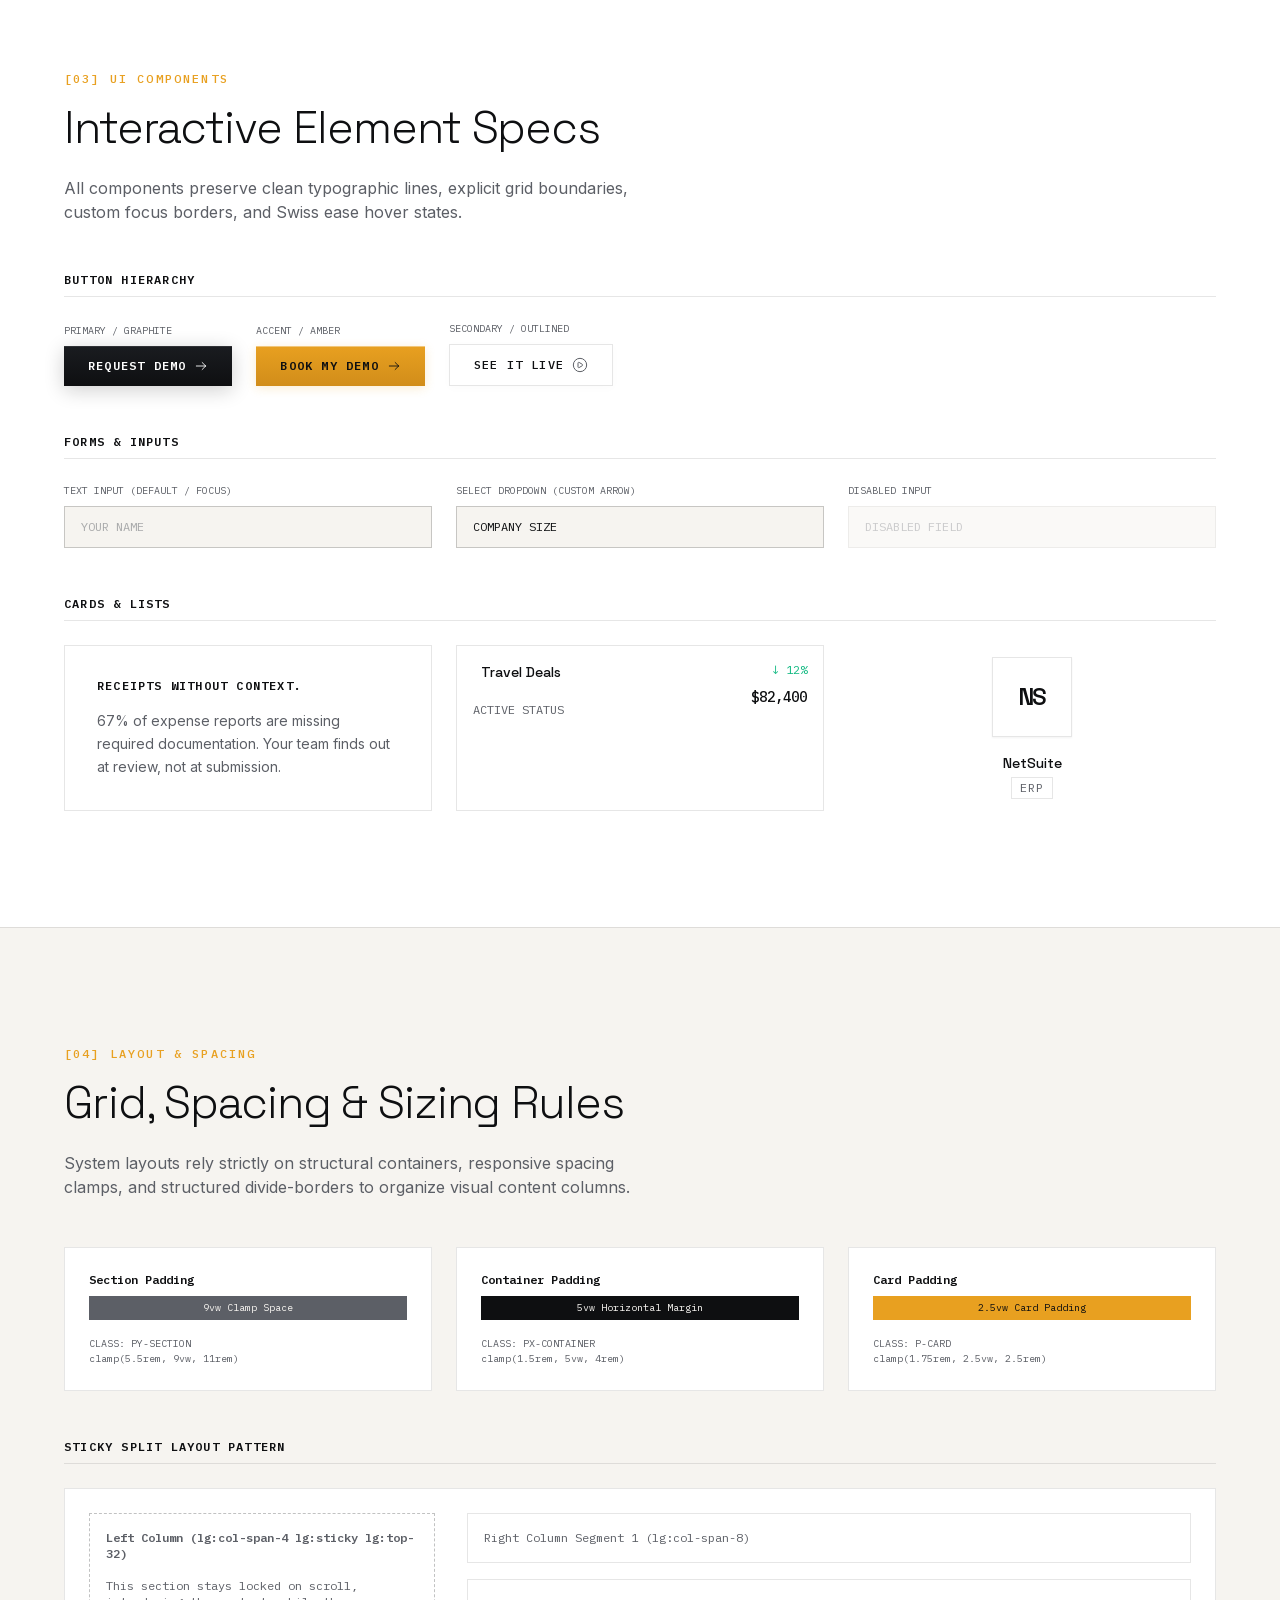
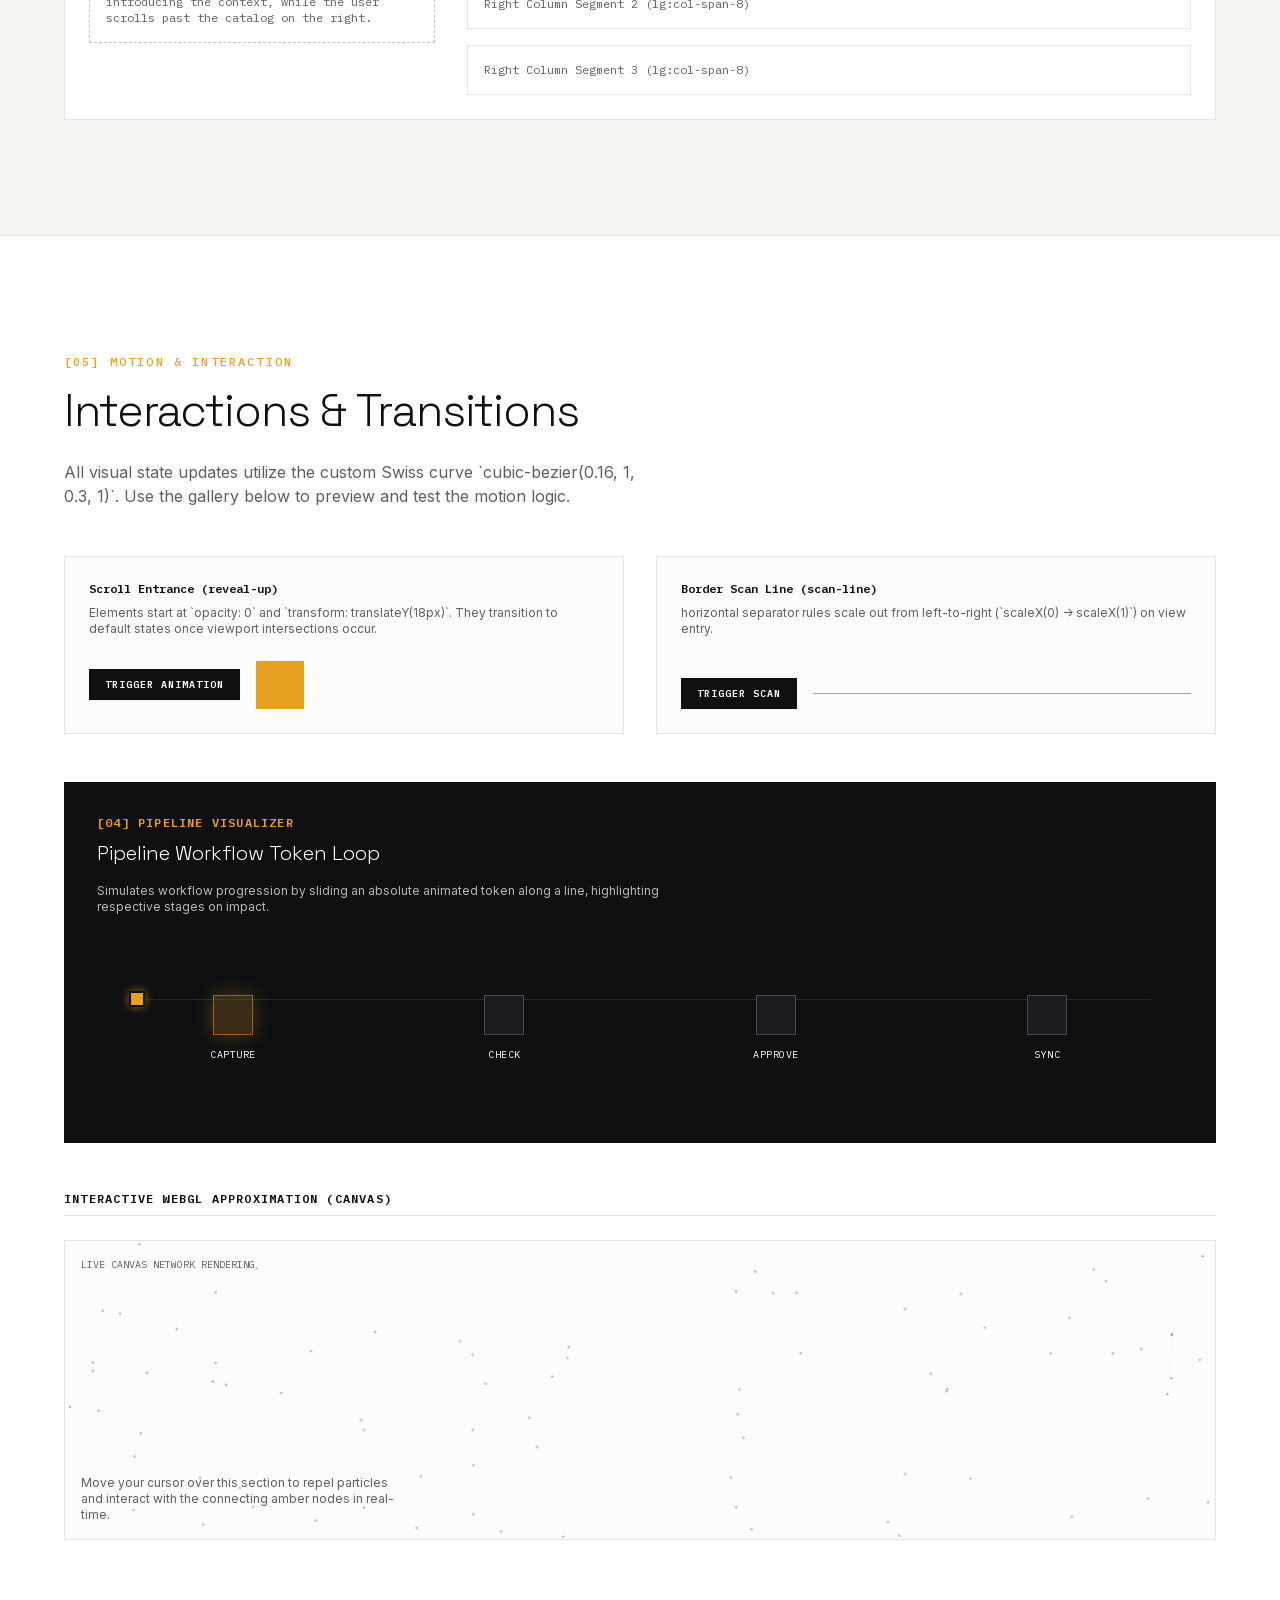
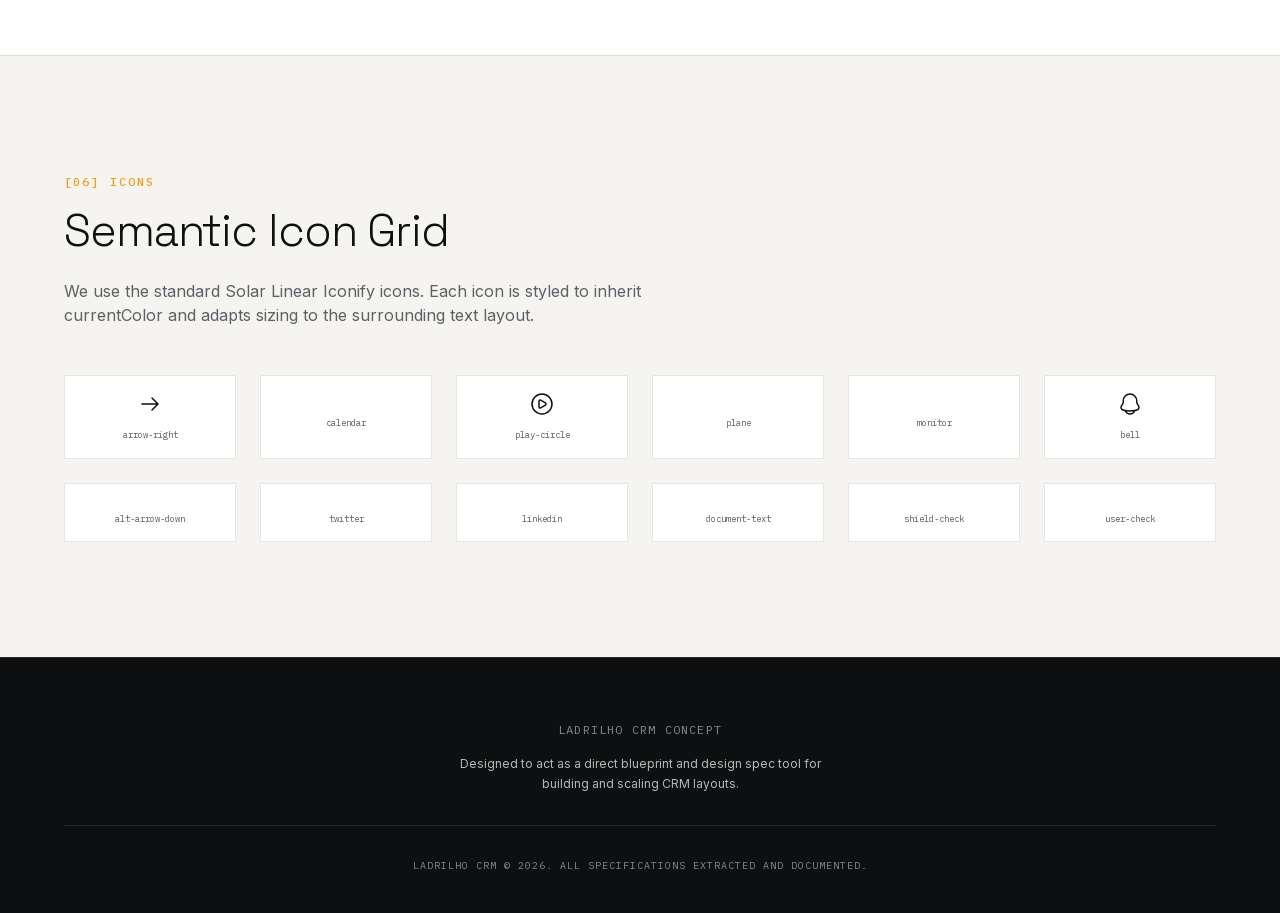
<file: desing systems/Conseito do CRM/desing_system.html>
<!DOCTYPE html>
<html class="scroll-smooth antialiased" lang="en">
<head>
    <meta charset="utf-8"/>
    <meta content="width=device-width, initial-scale=1.0" name="viewport"/>
    <title>LADRILHO CRM | Design System & Pattern Library</title>
    
    <!-- Fonts (Using Original Assets) -->
    <link href="https://fonts.googleapis.com" rel="preconnect"/>
    <link href="https://fonts.gstatic.com" rel="preconnect"/>
    <link href="assets/da9e6e1c650d79b3_css2.css" rel="stylesheet"/>
    
    <!-- Tailwind CSS (Using Original Assets) -->
    <script src="assets/176e894661aa9cdc_3.4.17"></script>
    
    <!-- Iconify (Using Original Assets) -->
    <script src="assets/851bed7af266f96a_iconify-icon.min.js"></script>
    
    <!-- Tailwind Configuration -->
    <script>
        tailwind.config = {
            theme: {
                extend: {
                    colors: {
                        graphite: {
                            900: '#0E0F11',
                            800: '#1A1C20',
                            700: '#2A2D35',
                            500: '#5C5F66',
                        },
                        amber: '#E8A020',
                        amberDark: '#D18D1A',
                        canvas: '#F6F4F0',
                        surface: '#FFFFFF',
                    },
                    fontFamily: {
                        display: ['"Space Grotesk"', 'system-ui', 'sans-serif'],
                        body: ['"Inter"', 'system-ui', 'sans-serif'],
                        mono: ['"IBM Plex Mono"', 'monospace'],
                    },
                    fontSize: {
                        'h1': 'clamp(2.75rem, 5.5vw, 5.25rem)',
                        'h2': 'clamp(2rem, 3.5vw, 3.25rem)',
                        'h3': 'clamp(1.2rem, 1.8vw, 1.6rem)',
                        'body': 'clamp(0.875rem, 1vw, 1rem)',
                    },
                    spacing: {
                        'section': 'clamp(5.5rem, 9vw, 11rem)',
                        'container': 'clamp(1.5rem, 5vw, 4rem)',
                        'card': 'clamp(1.75rem, 2.5vw, 2.5rem)',
                    },
                    transitionTimingFunction: {
                        'swiss': 'cubic-bezier(0.16, 1, 0.3, 1)',
                    }
                }
            }
        }
    </script>
    
    <!-- Custom Style Sheet (Reusing exact styles) -->
    <style>
        /* Noise Overlay */
        .noise-overlay {
            position: fixed;
            inset: 0;
            z-index: 9998;
            pointer-events: none;
            opacity: 0.028;
            mix-blend-mode: multiply;
            background-image: url("data:image/svg+xml,%3Csvg viewBox='0 0 200 200' xmlns='http://www.w3.org/2000/svg'%3E%3Cfilter id='noiseFilter'%3E%3CfeTurbulence type='fractalNoise' baseFrequency='0.64' numOctaves='4' stitchTiles='stitch'/%3E%3C/filter%3E%3Crect width='100%25' height='100%25' filter='url(%23noiseFilter)'/%3E%3C/svg%3E");
        }
        /* Utilities */
        .hide-scrollbar::-webkit-scrollbar { display: none; }
        .hide-scrollbar { -ms-overflow-style: none; scrollbar-width: none; }
        .text-balance { text-wrap: balance; }
        /* Animations */
        @keyframes ticker {
            0% { transform: translateX(0); }
            100% { transform: translateX(-50%); }
        }
        .animate-ticker {
            animation: ticker 30s linear infinite;
        }
        .animate-ticker:hover {
            animation-play-state: paused;
        }
        @keyframes scanSweep {
            0% { transform: translateX(-100vw); opacity: 0.15; }
            100% { transform: translateX(100vw); opacity: 0; }
        }
        .animate-sweep {
            animation: scanSweep 2s linear forwards;
            animation-delay: 0.3s;
        }
        /* JS Triggers */
        .reveal-up {
            opacity: 0;
            transform: translateY(18px);
            transition: opacity 0.65s cubic-bezier(0.16, 1, 0.3, 1), transform 0.65s cubic-bezier(0.16, 1, 0.3, 1);
        }
        .reveal-up.is-visible {
            opacity: 1;
            transform: translateY(0);
        }
        .scan-line {
            transform: scaleX(0);
            transform-origin: left;
            transition: transform 1.2s cubic-bezier(0.16, 1, 0.3, 1);
        }
        .scan-line.is-visible {
            transform: scaleX(1);
        }
        /* Number Counter specific */
        .counter-value { font-variant-numeric: tabular-nums; }
        html,body { opacity: 1!important; visibility: visible!important; }
    </style>
</head>

<body class="bg-canvas text-graphite-900 font-body text-body selection:bg-amber selection:text-white relative overflow-x-hidden">

    <!-- Global Accoutrements -->
    <div class="noise-overlay"></div>
    
    <!-- Top Scrolling Ticker Bar -->
    <div class="fixed bottom-0 left-0 w-full h-[36px] bg-graphite-900 z-[9997] overflow-hidden items-center pointer-events-none border-t border-white/10 hidden md:flex">
        <div class="flex whitespace-nowrap animate-ticker font-mono text-xs text-canvas tracking-[-0.06em]">
            <span class="mx-4">CRM LADRILHO SYSTEM v2.0 <span class="text-amber">DESIGN SPEC</span> //</span>
            <span class="mx-4">FONT DISPLAY: Space Grotesk //</span>
            <span class="mx-4">FONT BODY: Inter //</span>
            <span class="mx-4">FONT MONO: IBM Plex Mono //</span>
            <span class="mx-4">ACCENT: Amber (#E8A020) //</span>
            <span class="mx-4">SURFACE: White (#FFFFFF) //</span>
            <span class="mx-4">CANVAS: Gray (#F6F4F0) //</span>
            
            <!-- Loop Duplicate -->
            <span class="mx-4">CRM LADRILHO SYSTEM v2.0 <span class="text-amber">DESIGN SPEC</span> //</span>
            <span class="mx-4">FONT DISPLAY: Space Grotesk //</span>
            <span class="mx-4">FONT BODY: Inter //</span>
            <span class="mx-4">FONT MONO: IBM Plex Mono //</span>
            <span class="mx-4">ACCENT: Amber (#E8A020) //</span>
            <span class="mx-4">SURFACE: White (#FFFFFF) //</span>
            <span class="mx-4">CANVAS: Gray (#F6F4F0) //</span>
        </div>
    </div>

    <!-- Navigation Header -->
    <nav id="navbar" class="fixed top-0 w-full z-50 transition-colors duration-300 bg-transparent border-b border-transparent px-container py-4 flex items-center justify-between">
        <a href="#" class="font-display font-semibold text-xl tracking-[0.04em] text-graphite-900 uppercase">LADRILHO <span class="text-amber">DS</span></a>
        
        <div class="hidden lg:flex gap-8 items-center">
            <a href="#hero" class="font-mono text-xs font-medium uppercase tracking-[0.1em] text-graphite-900 hover:text-amber transition-colors relative group">
                Hero
                <span class="absolute -bottom-1 left-1/2 w-0 h-[1px] bg-amber transition-all duration-200 group-hover:w-full group-hover:left-0 origin-center"></span>
            </a>
            <a href="#typography" class="font-mono text-xs font-medium uppercase tracking-[0.1em] text-graphite-900 hover:text-amber transition-colors relative group">
                Typography
                <span class="absolute -bottom-1 left-1/2 w-0 h-[1px] bg-amber transition-all duration-200 group-hover:w-full group-hover:left-0 origin-center"></span>
            </a>
            <a href="#colors" class="font-mono text-xs font-medium uppercase tracking-[0.1em] text-graphite-900 hover:text-amber transition-colors relative group">
                Colors
                <span class="absolute -bottom-1 left-1/2 w-0 h-[1px] bg-amber transition-all duration-200 group-hover:w-full group-hover:left-0 origin-center"></span>
            </a>
            <a href="#components" class="font-mono text-xs font-medium uppercase tracking-[0.1em] text-graphite-900 hover:text-amber transition-colors relative group">
                Components
                <span class="absolute -bottom-1 left-1/2 w-0 h-[1px] bg-amber transition-all duration-200 group-hover:w-full group-hover:left-0 origin-center"></span>
            </a>
            <a href="#layout" class="font-mono text-xs font-medium uppercase tracking-[0.1em] text-graphite-900 hover:text-amber transition-colors relative group">
                Layout
                <span class="absolute -bottom-1 left-1/2 w-0 h-[1px] bg-amber transition-all duration-200 group-hover:w-full group-hover:left-0 origin-center"></span>
            </a>
            <a href="#motion" class="font-mono text-xs font-medium uppercase tracking-[0.1em] text-graphite-900 hover:text-amber transition-colors relative group">
                Motion
                <span class="absolute -bottom-1 left-1/2 w-0 h-[1px] bg-amber transition-all duration-200 group-hover:w-full group-hover:left-0 origin-center"></span>
            </a>
            <a href="#icons" class="font-mono text-xs font-medium uppercase tracking-[0.1em] text-graphite-900 hover:text-amber transition-colors relative group">
                Icons
                <span class="absolute -bottom-1 left-1/2 w-0 h-[1px] bg-amber transition-all duration-200 group-hover:w-full group-hover:left-0 origin-center"></span>
            </a>
        </div>

        <a class="relative inline-flex items-center justify-center px-5 py-2.5 font-mono text-[10px] font-semibold uppercase tracking-[0.1em] text-graphite-900 bg-gradient-to-b from-amber to-amberDark shadow-[inset_0_1px_0_rgba(255,255,255,0.4),0_2px_10px_rgba(232,160,32,0.2)] rounded-none group hover:shadow-[inset_0_1px_0_rgba(255,255,255,0.4),0_6px_20px_rgba(232,160,32,0.4)] transition-all duration-300 hover:-translate-y-0.5 overflow-hidden" href="index.html">
            <span class="relative z-10 flex items-center gap-1.5">View Original Concept <iconify-icon icon="solar:arrow-right-linear" width="12"></iconify-icon></span>
            <div class="absolute inset-0 bg-white/20 translate-y-full group-hover:translate-y-0 transition-transform duration-300 ease-swiss"></div>
        </a>
    </nav>

    <!-- 0) HERO CLONE (TEXT ADAPTED) -->
    <section id="hero" class="relative min-h-[90vh] pt-[120px] pb-section px-container overflow-hidden flex items-end w-full">
        <!-- WebGL Approximation Canvas -->
        <canvas class="absolute top-0 left-0 w-full h-full z-0 pointer-events-none opacity-[0.85] mix-blend-multiply hidden md:block" id="hero-canvas"></canvas>
        <div class="absolute inset-0 z-0 pointer-events-none bg-[radial-gradient(circle_at_30%_70%,rgba(232,160,32,0.06)_0%,transparent_60%)] md:hidden"></div>
        
        <!-- Hero Sweep -->
        <div class="absolute top-0 left-0 w-[1px] h-full bg-amber opacity-0 z-10 animate-sweep pointer-events-none"></div>
        
        <div class="w-full max-w-[clamp(70rem,92vw,96rem)] mx-auto grid grid-cols-1 md:grid-cols-12 gap-8 relative z-10 items-end">
            <!-- Left Col (5) -->
            <div class="md:col-span-5 flex flex-col justify-end pb-8 reveal-up">
                <h1 class="font-display font-light text-h1 leading-[1.05] tracking-tight text-graphite-900 mb-6 text-balance">
                    CRM Ladrilho <br/><span class="font-normal text-amber">Design System.</span>
                </h1>
                <p class="font-body text-graphite-500 max-w-[42ch] mb-10 leading-relaxed text-sm md:text-base">
                    This living spec library acts as the single source of truth for all HTML layouts, typography scales, buttons, and custom components used across CRM Ladrilho.
                </p>
                <div class="flex flex-col sm:flex-row gap-4 items-start sm:items-center mb-12">
                    <a class="relative inline-flex items-center justify-center px-8 py-4 font-mono text-xs font-semibold uppercase tracking-[0.1em] text-surface bg-gradient-to-b from-graphite-800 to-graphite-900 shadow-[inset_0_1px_0_rgba(255,255,255,0.1),0_4px_20px_rgba(14,15,17,0.2)] rounded-none group hover:shadow-[inset_0_1px_0_rgba(255,255,255,0.1),0_8px_32px_rgba(14,15,17,0.3)] transition-all duration-300 hover:-translate-y-0.5 overflow-hidden" href="#components">
                        <span class="relative z-10 flex items-center gap-2">View Components <iconify-icon icon="solar:calendar-linear" width="16"></iconify-icon></span>
                        <div class="absolute inset-0 bg-white/5 translate-y-full group-hover:translate-y-0 transition-transform duration-300 ease-swiss"></div>
                    </a>
                    <a class="inline-flex items-center justify-center px-8 py-4 font-mono text-xs font-medium uppercase tracking-[0.1em] text-graphite-900 bg-surface border border-graphite-900/10 shadow-[0_2px_10px_rgba(14,15,17,0.02)] rounded-none hover:shadow-[0_8px_24px_rgba(14,15,17,0.06)] hover:border-graphite-900/20 transition-all duration-300 hover:-translate-y-0.5 group" href="#motion">
                        See Animations <iconify-icon class="ml-2 text-graphite-500 group-hover:text-amber transition-colors" icon="solar:play-circle-linear" width="16"></iconify-icon>
                    </a>
                </div>
                <div class="flex items-center gap-4 border-t border-graphite-900/10 pt-6">
                    <div class="flex -space-x-2">
                        <div class="w-8 h-8 rounded-none bg-graphite-500 border border-canvas shadow-sm"></div>
                        <div class="w-8 h-8 rounded-none bg-graphite-900 border border-canvas shadow-sm"></div>
                        <div class="w-8 h-8 rounded-none bg-amber border border-canvas shadow-sm"></div>
                    </div>
                    <p class="font-mono text-xs tracking-[0.06em] text-graphite-500 uppercase leading-tight max-w-[200px]">
                        Structured systematically for <span class="text-graphite-900 font-semibold">CRM Ladrilho</span>.<br/>
                        <span class="text-graphite-900 font-semibold">100% Alignment</span> with original guidelines.
                    </p>
                </div>
            </div>
            
            <!-- Right Col (7) Dashboard Panel Clone -->
            <div class="md:col-span-7 relative md:-ml-6 reveal-up" id="hero-panel" style="transition-delay: 200ms;">
                <div class="bg-surface border border-graphite-900/10 shadow-[0_24px_80px_rgba(14,15,17,0.08)] rounded-none overflow-hidden relative group">
                    
                    <!-- Dashboard Header -->
                    <div class="border-b border-graphite-900/10 px-6 py-4 flex justify-between items-center bg-canvas/50">
                        <div class="flex items-center gap-6">
                            <span class="font-display font-semibold text-sm uppercase tracking-tight text-graphite-900">LADRILHO</span>
                            <div class="hidden sm:flex items-center gap-4">
                                <span class="font-mono text-xs tracking-[0.1em] text-graphite-900 uppercase flex items-center gap-1"><span class="w-1.5 h-1.5 bg-amber"></span> Overview</span>
                                <span class="font-mono text-xs tracking-[0.1em] text-graphite-500 uppercase hover:text-graphite-900 cursor-pointer transition-colors">Leads</span>
                                <span class="font-mono text-xs tracking-[0.1em] text-graphite-500 uppercase hover:text-graphite-900 cursor-pointer transition-colors">Pipelines</span>
                            </div>
                        </div>
                        <div class="flex items-center gap-4">
                            <iconify-icon class="text-graphite-500 hover:text-graphite-900 transition-colors" icon="solar:bell-linear" width="18"></iconify-icon>
                            <div class="flex items-center gap-2 border-l border-graphite-900/10 pl-4">
                                <div class="w-6 h-6 bg-graphite-900 text-canvas flex items-center justify-center font-mono text-xs">DS</div>
                                <span class="font-mono text-xs text-graphite-500 hidden sm:block">Design Spec, System</span>
                            </div>
                        </div>
                    </div>
                    
                    <!-- Dashboard Content -->
                    <div class="p-6 bg-surface">
                        <!-- Top Bar -->
                        <div class="flex justify-between items-end mb-8">
                            <div>
                                <h3 class="font-display font-normal text-lg mb-1">Active Pipeline</h3>
                                <div class="flex items-center gap-2">
                                    <span class="font-mono text-xs text-graphite-500 border border-graphite-900/10 px-2 py-0.5">Current Quarter</span>
                                    <span class="font-mono text-xs text-amber bg-amber/10 px-2 py-0.5">+14.2% Growth</span>
                                </div>
                            </div>
                            <div class="text-right group-hover:-translate-y-0.5 transition-transform duration-300">
                                <span class="block font-mono text-xs text-graphite-500 mb-1 uppercase tracking-[0.06em]">Total Pipeline</span>
                                <span class="font-mono text-2xl font-medium text-graphite-900 group-hover:text-amber transition-colors">$1,482,900.00</span>
                            </div>
                        </div>
                        
                        <!-- Spark Cards Grid -->
                        <div class="grid grid-cols-2 gap-4 mb-8">
                            <!-- Card 1 -->
                            <div class="border border-graphite-900/10 p-4 hover:border-amber/40 transition-colors cursor-pointer group/card flex justify-between items-start">
                                <div>
                                    <div class="flex items-center gap-2 mb-4">
                                        <iconify-icon class="text-graphite-500" icon="solar:plane-linear" width="16"></iconify-icon>
                                        <span class="font-display font-medium text-sm">New Deals</span>
                                    </div>
                                    <span class="font-mono text-xs text-graphite-500 uppercase">This Month</span>
                                </div>
                                <div class="text-right">
                                    <span class="font-mono text-xs text-[#10B981] mb-2 block">↓ 8%</span>
                                    <span class="font-mono text-sm font-medium text-graphite-900 group-hover/card:text-amber transition-colors">$320,000</span>
                                </div>
                            </div>
                            <!-- Card 2 -->
                            <div class="border border-graphite-900/10 p-4 hover:border-amber/40 transition-colors cursor-pointer group/card flex justify-between items-start">
                                <div>
                                    <div class="flex items-center gap-2 mb-4">
                                        <iconify-icon class="text-graphite-500" icon="solar:monitor-linear" width="16"></iconify-icon>
                                        <span class="font-display font-medium text-sm">Conversions</span>
                                    </div>
                                    <span class="font-mono text-xs text-graphite-500 uppercase">This Month</span>
                                </div>
                                <div class="text-right">
                                    <span class="font-mono text-xs text-[#EF4444] mb-2 block">↑ 18%</span>
                                    <span class="font-mono text-sm font-medium text-graphite-900 group-hover/card:text-amber transition-colors">$942,000</span>
                                </div>
                            </div>
                        </div>
                        
                        <!-- List -->
                        <div>
                            <span class="font-mono text-xs text-graphite-500 uppercase tracking-[0.1em] border-b border-graphite-900/10 pb-2 block w-full mb-2">Recent Activities</span>
                            <div class="space-y-1">
                                <div class="flex justify-between items-center py-2 px-2 hover:bg-canvas transition-colors text-xs">
                                    <div class="flex items-center gap-3">
                                        <div class="w-1.5 h-1.5 bg-[#10B981]"></div>
                                        <span class="font-medium min-w-[120px]">Acme Corp Signed</span>
                                        <span class="font-mono text-xs text-graphite-500 hidden sm:inline-block border border-graphite-900/10 px-1">Enterprise</span>
                                    </div>
                                    <span class="font-mono font-medium">$45,000.00</span>
                                </div>
                                <div class="flex justify-between items-center py-2 px-2 hover:bg-canvas transition-colors text-xs">
                                    <div class="flex items-center gap-3">
                                        <div class="w-1.5 h-1.5 bg-amber"></div>
                                        <span class="font-medium min-w-[120px]">Globex Negotiation</span>
                                        <span class="font-mono text-xs text-graphite-500 hidden sm:inline-block border border-graphite-900/10 px-1">Mid-Market</span>
                                    </div>
                                    <span class="font-mono font-medium">$12,800.00</span>
                                </div>
                                <div class="flex justify-between items-center py-2 px-2 hover:bg-canvas transition-colors text-xs">
                                    <div class="flex items-center gap-3">
                                        <div class="w-1.5 h-1.5 bg-[#EF4444]"></div>
                                        <span class="font-medium min-w-[120px]">Initech Demo Booked</span>
                                        <span class="font-mono text-xs text-graphite-500 hidden sm:inline-block border border-graphite-900/10 px-1">Commercial</span>
                                    </div>
                                    <span class="font-mono font-medium text-graphite-900">$0.00</span>
                                </div>
                            </div>
                        </div>
                    </div>
                    
                    <!-- Status Bar -->
                    <div class="bg-graphite-900 py-2 px-6 flex justify-between items-center">
                        <div class="flex items-center gap-2">
                            <div class="w-1.5 h-1.5 bg-[#10B981] rounded-none animate-pulse"></div>
                            <span class="font-mono text-xs text-surface/70 uppercase tracking-[0.1em]">All systems operational</span>
                        </div>
                        <span class="font-mono text-xs text-surface/50 uppercase tracking-[0.1em]">Last sync: 2s ago</span>
                    </div>
                </div>
            </div>
        </div>
    </section>

    <!-- 1) TYPOGRAPHY SECTION -->
    <section id="typography" class="py-section px-container relative bg-surface observe-section">
        <div class="scan-line absolute top-0 left-0 w-full h-[1px] bg-graphite-900/10"></div>
        <div class="max-w-[clamp(70rem,92vw,96rem)] mx-auto">
            <span class="font-mono text-xs font-medium uppercase tracking-[0.18em] text-amber inline-block mb-4">[01] TYPOGRAPHY</span>
            <h2 class="font-display font-light text-h2 leading-[1.1] tracking-tight text-graphite-900 mb-6">Type Specs & Scale</h2>
            <p class="font-body text-graphite-500 max-w-[60ch] leading-relaxed text-sm md:text-base mb-12">
                We employ three distinct families: **Space Grotesk** for clean, futuristic display styles, **Inter** for responsive body copy, and **IBM Plex Mono** for technical stats, tags, and statuses.
            </p>

            <!-- Spec Table / Vertical List -->
            <div class="border border-graphite-900/10 divide-y divide-graphite-900/10 bg-canvas/10">
                <!-- Heading 1 -->
                <div class="p-6 md:p-8 flex flex-col md:flex-row md:items-center justify-between gap-4">
                    <div class="min-w-[160px] flex-shrink-0">
                        <span class="font-mono text-xs font-bold text-graphite-900">Heading 1</span>
                        <span class="block font-mono text-[10px] text-graphite-500">Space Grotesk Light</span>
                    </div>
                    <div class="flex-grow">
                        <h1 class="font-display font-light text-h1 leading-[1.05] tracking-tight text-graphite-900">
                            Every dollar spends. <span class="font-normal text-amber">Visible.</span>
                        </h1>
                    </div>
                    <div class="text-right flex-shrink-0">
                        <span class="font-mono text-xs text-graphite-500 block">clamp(2.75rem, 5.5vw, 5.25rem)</span>
                        <span class="font-mono text-[10px] text-graphite-500 block">Line Height: 1.05</span>
                    </div>
                </div>

                <!-- Heading 2 -->
                <div class="p-6 md:p-8 flex flex-col md:flex-row md:items-center justify-between gap-4">
                    <div class="min-w-[160px] flex-shrink-0">
                        <span class="font-mono text-xs font-bold text-graphite-900">Heading 2</span>
                        <span class="block font-mono text-[10px] text-graphite-500">Space Grotesk Light</span>
                    </div>
                    <div class="flex-grow">
                        <h2 class="font-display font-light text-h2 leading-[1.1] tracking-tight text-graphite-900">
                            Smarter systems close books faster.
                        </h2>
                    </div>
                    <div class="text-right flex-shrink-0">
                        <span class="font-mono text-xs text-graphite-500 block">clamp(2rem, 3.5vw, 3.25rem)</span>
                        <span class="font-mono text-[10px] text-graphite-500 block">Line Height: 1.1</span>
                    </div>
                </div>

                <!-- Heading 3 -->
                <div class="p-6 md:p-8 flex flex-col md:flex-row md:items-center justify-between gap-4">
                    <div class="min-w-[160px] flex-shrink-0">
                        <span class="font-mono text-xs font-bold text-graphite-900">Heading 3</span>
                        <span class="block font-mono text-[10px] text-graphite-500">Space Grotesk Normal</span>
                    </div>
                    <div class="flex-grow">
                        <h3 class="font-display font-normal text-lg text-graphite-900">Company Spend Overview</h3>
                    </div>
                    <div class="text-right flex-shrink-0">
                        <span class="font-mono text-xs text-graphite-500 block">1.125rem (18px)</span>
                        <span class="font-mono text-[10px] text-graphite-500 block">Line Height: 1.75rem</span>
                    </div>
                </div>

                <!-- Bold L / M / S -->
                <div class="p-6 md:p-8 flex flex-col md:flex-row md:items-center justify-between gap-4">
                    <div class="min-w-[160px] flex-shrink-0">
                        <span class="font-mono text-xs font-bold text-graphite-900">Bold L / Bold M</span>
                        <span class="block font-mono text-[10px] text-graphite-500">Space Grotesk Semibold</span>
                    </div>
                    <div class="flex-grow">
                        <span class="font-display font-semibold text-sm text-graphite-900 uppercase tracking-wider">LEDGR SYSTEM DEPARTMENTS</span>
                    </div>
                    <div class="text-right flex-shrink-0">
                        <span class="font-mono text-xs text-graphite-500 block">0.875rem (14px)</span>
                        <span class="font-mono text-[10px] text-graphite-500 block">Weight: 600</span>
                    </div>
                </div>

                <!-- Paragraph Body -->
                <div class="p-6 md:p-8 flex flex-col md:flex-row md:items-center justify-between gap-4">
                    <div class="min-w-[160px] flex-shrink-0">
                        <span class="font-mono text-xs font-bold text-graphite-900">Paragraph</span>
                        <span class="block font-mono text-[10px] text-graphite-500">Inter Regular</span>
                    </div>
                    <div class="flex-grow">
                        <p class="font-body text-graphite-500 max-w-[50ch] text-sm md:text-base leading-relaxed">
                            LEDGR gives finance teams real-time visibility into company spend — categorized, approved, and reconciled before the month closes.
                        </p>
                    </div>
                    <div class="text-right flex-shrink-0">
                        <span class="font-mono text-xs text-graphite-500 block">clamp(0.875rem, 1vw, 1rem)</span>
                        <span class="font-mono text-[10px] text-graphite-500 block">Line Height: 1.625</span>
                    </div>
                </div>

                <!-- Regular Mono Labels -->
                <div class="p-6 md:p-8 flex flex-col md:flex-row md:items-center justify-between gap-4">
                    <div class="min-w-[160px] flex-shrink-0">
                        <span class="font-mono text-xs font-bold text-graphite-900">Regular Mono</span>
                        <span class="block font-mono text-[10px] text-graphite-500">IBM Plex Mono Regular</span>
                    </div>
                    <div class="flex-grow">
                        <span class="font-mono text-xs text-graphite-500 uppercase tracking-[0.1em]">All systems operational</span>
                    </div>
                    <div class="text-right flex-shrink-0">
                        <span class="font-mono text-xs text-graphite-500 block">0.75rem (12px)</span>
                        <span class="font-mono text-[10px] text-graphite-500 block">Tracking: 0.1em</span>
                    </div>
                </div>
            </div>
        </div>
    </section>

    <!-- 2) COLORS & SURFACES SECTION -->
    <section id="colors" class="py-section px-container relative bg-canvas observe-section">
        <div class="scan-line absolute top-0 left-0 w-full h-[1px] bg-graphite-900/10"></div>
        <div class="max-w-[clamp(70rem,92vw,96rem)] mx-auto">
            <span class="font-mono text-xs font-medium uppercase tracking-[0.18em] text-amber inline-block mb-4">[02] COLORS & SURFACES</span>
            <h2 class="font-display font-light text-h2 leading-[1.1] tracking-tight text-graphite-900 mb-6">Color Swatches & Contexts</h2>
            <p class="font-body text-graphite-500 max-w-[60ch] leading-relaxed text-sm md:text-base mb-12">
                A highly cohesive system relying heavily on a dark graphite base, canvas surfaces, and warm amber accents to highlight interaction states.
            </p>

            <div class="grid grid-cols-2 sm:grid-cols-4 gap-6">
                <!-- Color 1: Graphite 900 -->
                <div class="bg-surface border border-graphite-900/10 p-4">
                    <div class="h-24 bg-graphite-900 mb-4 border border-graphite-900/10"></div>
                    <span class="font-mono text-xs font-semibold text-graphite-900 block">Graphite 900</span>
                    <span class="font-mono text-[10px] text-graphite-500 block">#0E0F11</span>
                    <span class="font-mono text-[10px] text-graphite-500 block">bg-graphite-900</span>
                </div>

                <!-- Color 2: Graphite 800 -->
                <div class="bg-surface border border-graphite-900/10 p-4">
                    <div class="h-24 bg-graphite-800 mb-4 border border-graphite-900/10"></div>
                    <span class="font-mono text-xs font-semibold text-graphite-900 block">Graphite 800</span>
                    <span class="font-mono text-[10px] text-graphite-500 block">#1A1C20</span>
                    <span class="font-mono text-[10px] text-graphite-500 block">bg-graphite-800</span>
                </div>

                <!-- Color 3: Graphite 700 -->
                <div class="bg-surface border border-graphite-900/10 p-4">
                    <div class="h-24 bg-graphite-700 mb-4 border border-graphite-900/10"></div>
                    <span class="font-mono text-xs font-semibold text-graphite-900 block">Graphite 700</span>
                    <span class="font-mono text-[10px] text-graphite-500 block">#2A2D35</span>
                    <span class="font-mono text-[10px] text-graphite-500 block">bg-graphite-700</span>
                </div>

                <!-- Color 4: Graphite 500 -->
                <div class="bg-surface border border-graphite-900/10 p-4">
                    <div class="h-24 bg-graphite-500 mb-4 border border-graphite-900/10"></div>
                    <span class="font-mono text-xs font-semibold text-graphite-900 block">Graphite 500</span>
                    <span class="font-mono text-[10px] text-graphite-500 block">#5C5F66</span>
                    <span class="font-mono text-[10px] text-graphite-500 block">bg-graphite-500</span>
                </div>

                <!-- Color 5: Amber Accent -->
                <div class="bg-surface border border-graphite-900/10 p-4">
                    <div class="h-24 bg-amber mb-4 border border-graphite-900/10"></div>
                    <span class="font-mono text-xs font-semibold text-graphite-900 block">Amber</span>
                    <span class="font-mono text-[10px] text-graphite-500 block">#E8A020</span>
                    <span class="font-mono text-[10px] text-graphite-500 block">bg-amber</span>
                </div>

                <!-- Color 6: Amber Dark -->
                <div class="bg-surface border border-graphite-900/10 p-4">
                    <div class="h-24 bg-amberDark mb-4 border border-graphite-900/10"></div>
                    <span class="font-mono text-xs font-semibold text-graphite-900 block">Amber Dark</span>
                    <span class="font-mono text-[10px] text-graphite-500 block">#D18D1A</span>
                    <span class="font-mono text-[10px] text-graphite-500 block">bg-amberDark</span>
                </div>

                <!-- Color 7: Canvas Background -->
                <div class="bg-surface border border-graphite-900/10 p-4">
                    <div class="h-24 bg-canvas mb-4 border border-graphite-900/10"></div>
                    <span class="font-mono text-xs font-semibold text-graphite-900 block">Canvas</span>
                    <span class="font-mono text-[10px] text-graphite-500 block">#F6F4F0</span>
                    <span class="font-mono text-[10px] text-graphite-500 block">bg-canvas</span>
                </div>

                <!-- Color 8: Surface (White) -->
                <div class="bg-surface border border-graphite-900/10 p-4">
                    <div class="h-24 bg-surface mb-4 border border-graphite-900/10"></div>
                    <span class="font-mono text-xs font-semibold text-graphite-900 block">Surface</span>
                    <span class="font-mono text-[10px] text-graphite-500 block">#FFFFFF</span>
                    <span class="font-mono text-[10px] text-graphite-500 block">bg-surface</span>
                </div>
            </div>
            
            <!-- Contextual Surfaces Showcase -->
            <div class="mt-12 grid grid-cols-1 md:grid-cols-2 gap-8">
                <div class="border border-graphite-900/10 p-6 bg-surface">
                    <h4 class="font-mono text-xs font-bold uppercase tracking-wider mb-2 text-graphite-900">Surface Card Context</h4>
                    <p class="font-body text-sm text-graphite-500 mb-4">
                        Used for main components, dashboard content sections, and overlay widgets over a canvas backdrop.
                    </p>
                    <span class="font-mono text-[10px] text-graphite-500 uppercase">Class: bg-surface border border-graphite-900/10</span>
                </div>
                <div class="border border-graphite-900/10 p-6 bg-graphite-900 text-surface">
                    <h4 class="font-mono text-xs font-bold uppercase tracking-wider mb-2 text-surface">Contrast Card Context</h4>
                    <p class="font-body text-sm text-surface/75 mb-4">
                        Used for high-priority marketing blocks, footers, system bars, and highlighted dashboard modules.
                    </p>
                    <span class="font-mono text-[10px] text-surface/50 uppercase">Class: bg-graphite-900 text-surface</span>
                </div>
            </div>
        </div>
    </section>

    <!-- 3) UI COMPONENTS SECTION -->
    <section id="components" class="py-section px-container relative bg-surface observe-section">
        <div class="scan-line absolute top-0 left-0 w-full h-[1px] bg-graphite-900/10"></div>
        <div class="max-w-[clamp(70rem,92vw,96rem)] mx-auto">
            <span class="font-mono text-xs font-medium uppercase tracking-[0.18em] text-amber inline-block mb-4">[03] UI COMPONENTS</span>
            <h2 class="font-display font-light text-h2 leading-[1.1] tracking-tight text-graphite-900 mb-6">Interactive Element Specs</h2>
            <p class="font-body text-graphite-500 max-w-[60ch] leading-relaxed text-sm md:text-base mb-12">
                All components preserve clean typographic lines, explicit grid boundaries, custom focus borders, and Swiss ease hover states.
            </p>

            <div class="space-y-12">
                <!-- Sub Section: Buttons -->
                <div>
                    <h3 class="font-mono text-xs font-bold uppercase tracking-widest text-graphite-900 border-b border-graphite-900/10 pb-2 mb-6">Button Hierarchy</h3>
                    <div class="flex flex-wrap gap-6 items-end">
                        <!-- Primary graphite button -->
                        <div class="flex flex-col gap-2">
                            <span class="font-mono text-[10px] text-graphite-500 uppercase">Primary / Graphite</span>
                            <a class="relative inline-flex items-center justify-center px-6 py-3 font-mono text-xs font-semibold uppercase tracking-[0.1em] text-surface bg-gradient-to-b from-graphite-800 to-graphite-900 shadow-[inset_0_1px_0_rgba(255,255,255,0.1),0_4px_20px_rgba(14,15,17,0.2)] rounded-none group hover:shadow-[inset_0_1px_0_rgba(255,255,255,0.1),0_8px_32px_rgba(14,15,17,0.3)] transition-all duration-300 hover:-translate-y-0.5 overflow-hidden" href="#demo">
                                <span class="relative z-10 flex items-center gap-2">Request Demo <iconify-icon icon="solar:arrow-right-linear" width="14"></iconify-icon></span>
                                <div class="absolute inset-0 bg-white/5 translate-y-full group-hover:translate-y-0 transition-transform duration-300 ease-swiss"></div>
                            </a>
                        </div>
                        
                        <!-- Accent amber button -->
                        <div class="flex flex-col gap-2">
                            <span class="font-mono text-[10px] text-graphite-500 uppercase">Accent / Amber</span>
                            <a class="relative inline-flex items-center justify-center px-6 py-3 font-mono text-xs font-semibold uppercase tracking-[0.1em] text-graphite-900 bg-gradient-to-b from-amber to-amberDark shadow-[inset_0_1px_0_rgba(255,255,255,0.4),0_2px_10px_rgba(232,160,32,0.2)] rounded-none group hover:shadow-[inset_0_1px_0_rgba(255,255,255,0.4),0_6px_20px_rgba(232,160,32,0.4)] transition-all duration-300 hover:-translate-y-0.5 overflow-hidden" href="#demo">
                                <span class="relative z-10 flex items-center gap-2">Book My Demo <iconify-icon icon="solar:arrow-right-linear" width="14"></iconify-icon></span>
                                <div class="absolute inset-0 bg-white/20 translate-y-full group-hover:translate-y-0 transition-transform duration-300 ease-swiss"></div>
                            </a>
                        </div>

                        <!-- Secondary outlined button -->
                        <div class="flex flex-col gap-2">
                            <span class="font-mono text-[10px] text-graphite-500 uppercase">Secondary / Outlined</span>
                            <a class="inline-flex items-center justify-center px-6 py-3 font-mono text-xs font-medium uppercase tracking-[0.1em] text-graphite-900 bg-surface border border-graphite-900/10 shadow-[0_2px_10px_rgba(14,15,17,0.02)] rounded-none hover:shadow-[0_8px_24px_rgba(14,15,17,0.06)] hover:border-graphite-900/20 transition-all duration-300 hover:-translate-y-0.5 group" href="#product">
                                See it live <iconify-icon class="ml-2 text-graphite-500 group-hover:text-amber transition-colors" icon="solar:play-circle-linear" width="16"></iconify-icon>
                            </a>
                        </div>
                    </div>
                </div>

                <!-- Sub Section: Inputs & Fields -->
                <div>
                    <h3 class="font-mono text-xs font-bold uppercase tracking-widest text-graphite-900 border-b border-graphite-900/10 pb-2 mb-6">Forms & Inputs</h3>
                    <div class="grid grid-cols-1 md:grid-cols-3 gap-6">
                        <!-- Input Field -->
                        <div class="flex flex-col gap-2">
                            <span class="font-mono text-[10px] text-graphite-500 uppercase">Text Input (Default / Focus)</span>
                            <input class="w-full bg-canvas border border-graphite-900/20 px-4 py-3 font-mono text-xs text-graphite-900 placeholder:text-graphite-500/50 focus:outline-none focus:border-amber focus:ring-1 focus:ring-amber rounded-none transition-colors" placeholder="YOUR NAME" type="text"/>
                        </div>

                        <!-- Select Dropdown -->
                        <div class="flex flex-col gap-2">
                            <span class="font-mono text-[10px] text-graphite-500 uppercase">Select Dropdown (Custom Arrow)</span>
                            <div class="relative">
                                <select class="w-full bg-canvas border border-graphite-900/20 px-4 py-3 font-mono text-xs text-graphite-900 focus:outline-none focus:border-amber focus:ring-1 focus:ring-amber rounded-none transition-colors appearance-none cursor-pointer">
                                    <option disabled="" selected="" value="">COMPANY SIZE</option>
                                    <option value="10-50">10–50 EMPLOYEES</option>
                                    <option value="51-200">51–200 EMPLOYEES</option>
                                </select>
                                <iconify-icon class="absolute right-4 top-1/2 -translate-y-1/2 text-graphite-500 pointer-events-none" icon="solar:alt-arrow-down-linear"></iconify-icon>
                            </div>
                        </div>

                        <!-- Disabled Input -->
                        <div class="flex flex-col gap-2">
                            <span class="font-mono text-[10px] text-graphite-500 uppercase">Disabled Input</span>
                            <input disabled class="w-full bg-canvas/50 border border-graphite-900/5 px-4 py-3 font-mono text-xs text-graphite-900/30 placeholder:text-graphite-500/30 rounded-none cursor-not-allowed" placeholder="DISABLED FIELD" type="text"/>
                        </div>
                    </div>
                </div>

                <!-- Sub Section: Cards & Lists -->
                <div>
                    <h3 class="font-mono text-xs font-bold uppercase tracking-widest text-graphite-900 border-b border-graphite-900/10 pb-2 mb-6">Cards & Lists</h3>
                    <div class="grid grid-cols-1 md:grid-cols-3 gap-6">
                        <!-- Problem Card -->
                        <div class="bg-surface border border-graphite-900/10 p-card relative group hover:shadow-[0_8px_32px_rgba(14,15,17,0.06)] transition-all duration-400">
                            <!-- Indicator -->
                            <div class="absolute left-0 top-0 bottom-0 w-[2px] bg-amber scale-y-0 origin-top transition-transform duration-300 group-hover:scale-y-100"></div>
                            <h3 class="font-mono text-xs font-semibold uppercase tracking-[0.1em] text-graphite-900 mb-4">Receipts Without Context.</h3>
                            <p class="font-body text-sm text-graphite-500 leading-relaxed">
                                67% of expense reports are missing required documentation. Your team finds out at review, not at submission.
                            </p>
                        </div>

                        <!-- Spark Metric Card -->
                        <div class="border border-graphite-900/10 p-4 bg-surface hover:border-amber/40 transition-colors cursor-pointer group/card flex justify-between items-start">
                            <div>
                                <div class="flex items-center gap-2 mb-4">
                                    <iconify-icon class="text-graphite-500" icon="solar:plane-linear" width="16"></iconify-icon>
                                    <span class="font-display font-medium text-sm">Travel Deals</span>
                                </div>
                                <span class="font-mono text-xs text-graphite-500 uppercase">Active Status</span>
                            </div>
                            <div class="text-right">
                                <span class="font-mono text-xs text-[#10B981] mb-2 block">↓ 12%</span>
                                <span class="font-mono text-sm font-medium text-graphite-900 group-hover/card:text-amber transition-colors">$82,400</span>
                            </div>
                        </div>

                        <!-- Partner / Logo Grid Item -->
                        <div class="flex flex-col items-center justify-center group cursor-pointer">
                            <div class="w-20 h-20 bg-surface border border-graphite-900/10 shadow-sm group-hover:shadow-[0_8px_24px_rgba(14,15,17,0.06)] group-hover:border-amber/40 transition-all duration-300 flex items-center justify-center mb-4 relative overflow-hidden">
                                <div class="absolute inset-0 bg-gradient-to-br from-amber/5 to-transparent opacity-0 group-hover:opacity-100 transition-opacity duration-300"></div>
                                <span class="font-display font-semibold text-2xl tracking-tighter text-graphite-900 group-hover:scale-105 transition-transform duration-300 relative z-10">NS</span>
                            </div>
                            <span class="font-display font-medium text-sm text-graphite-900 mb-1">NetSuite</span>
                            <span class="font-mono text-xs text-graphite-500 uppercase tracking-widest border border-graphite-900/10 bg-surface px-2 py-0.5">ERP</span>
                        </div>
                    </div>
                </div>
            </div>
        </div>
    </section>

    <!-- 4) LAYOUT & SPACING SECTION -->
    <section id="layout" class="py-section px-container relative bg-canvas observe-section">
        <div class="scan-line absolute top-0 left-0 w-full h-[1px] bg-graphite-900/10"></div>
        <div class="max-w-[clamp(70rem,92vw,96rem)] mx-auto">
            <span class="font-mono text-xs font-medium uppercase tracking-[0.18em] text-amber inline-block mb-4">[04] LAYOUT & SPACING</span>
            <h2 class="font-display font-light text-h2 leading-[1.1] tracking-tight text-graphite-900 mb-6">Grid, Spacing & Sizing Rules</h2>
            <p class="font-body text-graphite-500 max-w-[60ch] leading-relaxed text-sm md:text-base mb-12">
                System layouts rely strictly on structural containers, responsive spacing clamps, and structured divide-borders to organize visual content columns.
            </p>

            <div class="space-y-12">
                <!-- Spacing Tokens -->
                <div class="grid grid-cols-1 md:grid-cols-3 gap-6">
                    <div class="border border-graphite-900/10 bg-surface p-6">
                        <span class="font-mono text-xs font-semibold text-graphite-900 block mb-2">Section Padding</span>
                        <div class="h-6 bg-graphite-500 mb-4 relative flex items-center justify-center text-canvas font-mono text-[10px]">
                            9vw Clamp Space
                        </div>
                        <span class="font-mono text-[10px] text-graphite-500 uppercase block">Class: py-section</span>
                        <span class="font-mono text-[10px] text-graphite-500 block">clamp(5.5rem, 9vw, 11rem)</span>
                    </div>

                    <div class="border border-graphite-900/10 bg-surface p-6">
                        <span class="font-mono text-xs font-semibold text-graphite-900 block mb-2">Container Padding</span>
                        <div class="h-6 bg-graphite-900 mb-4 relative flex items-center justify-center text-canvas font-mono text-[10px]">
                            5vw Horizontal Margin
                        </div>
                        <span class="font-mono text-[10px] text-graphite-500 uppercase block">Class: px-container</span>
                        <span class="font-mono text-[10px] text-graphite-500 block">clamp(1.5rem, 5vw, 4rem)</span>
                    </div>

                    <div class="border border-graphite-900/10 bg-surface p-6">
                        <span class="font-mono text-xs font-semibold text-graphite-900 block mb-2">Card Padding</span>
                        <div class="h-6 bg-amber mb-4 relative flex items-center justify-center text-graphite-900 font-mono text-[10px]">
                            2.5vw Card Padding
                        </div>
                        <span class="font-mono text-[10px] text-graphite-500 uppercase block">Class: p-card</span>
                        <span class="font-mono text-[10px] text-graphite-500 block">clamp(1.75rem, 2.5vw, 2.5rem)</span>
                    </div>
                </div>

                <!-- Sticky Split Column Pattern -->
                <div>
                    <h3 class="font-mono text-xs font-bold uppercase tracking-widest text-graphite-900 border-b border-graphite-900/10 pb-2 mb-6">Sticky Split Layout Pattern</h3>
                    <div class="border border-graphite-900/10 p-6 bg-surface">
                        <div class="grid grid-cols-1 lg:grid-cols-12 gap-8 items-start">
                            <div class="lg:col-span-4 border border-dashed border-graphite-900/25 p-4 rounded-none font-mono text-xs text-graphite-500">
                                <strong>Left Column (lg:col-span-4 lg:sticky lg:top-32)</strong><br/><br/>
                                This section stays locked on scroll, introducing the context, while the user scrolls past the catalog on the right.
                            </div>
                            <div class="lg:col-span-8 space-y-4">
                                <div class="border border-graphite-900/10 p-4 font-mono text-xs text-graphite-500">Right Column Segment 1 (lg:col-span-8)</div>
                                <div class="border border-graphite-900/10 p-4 font-mono text-xs text-graphite-500">Right Column Segment 2 (lg:col-span-8)</div>
                                <div class="border border-graphite-900/10 p-4 font-mono text-xs text-graphite-500">Right Column Segment 3 (lg:col-span-8)</div>
                            </div>
                        </div>
                    </div>
                </div>
            </div>
        </div>
    </section>

    <!-- 5) MOTION & INTERACTION SECTION -->
    <section id="motion" class="py-section px-container relative bg-surface observe-section">
        <div class="scan-line absolute top-0 left-0 w-full h-[1px] bg-graphite-900/10"></div>
        <div class="max-w-[clamp(70rem,92vw,96rem)] mx-auto">
            <span class="font-mono text-xs font-medium uppercase tracking-[0.18em] text-amber inline-block mb-4">[05] MOTION & INTERACTION</span>
            <h2 class="font-display font-light text-h2 leading-[1.1] tracking-tight text-graphite-900 mb-6">Interactions & Transitions</h2>
            <p class="font-body text-graphite-500 max-w-[60ch] leading-relaxed text-sm md:text-base mb-12">
                All visual state updates utilize the custom Swiss curve `cubic-bezier(0.16, 1, 0.3, 1)`. Use the gallery below to preview and test the motion logic.
            </p>

            <div class="space-y-12">
                <!-- Entrance Animations & Sweeps -->
                <div class="grid grid-cols-1 md:grid-cols-2 gap-8">
                    <!-- Reveal Up Spec -->
                    <div class="border border-graphite-900/10 p-6 bg-canvas/30 flex flex-col justify-between">
                        <div>
                            <span class="font-mono text-xs font-semibold text-graphite-900 block mb-2">Scroll Entrance (reveal-up)</span>
                            <p class="font-body text-xs text-graphite-500 mb-6">
                                Elements start at `opacity: 0` and `transform: translateY(18px)`. They transition to default states once viewport intersections occur.
                            </p>
                        </div>
                        <div class="flex items-center gap-4">
                            <button id="trigger-reveal" class="relative inline-flex items-center justify-center px-4 py-2 font-mono text-[10px] font-semibold uppercase tracking-[0.1em] text-surface bg-graphite-900 shadow-sm rounded-none overflow-hidden">
                                <span class="relative z-10">Trigger Animation</span>
                            </button>
                            <div id="reveal-test-box" class="w-12 h-12 bg-amber reveal-up is-visible"></div>
                        </div>
                    </div>

                    <!-- Scan Line sweep -->
                    <div class="border border-graphite-900/10 p-6 bg-canvas/30 flex flex-col justify-between">
                        <div>
                            <span class="font-mono text-xs font-semibold text-graphite-900 block mb-2">Border Scan Line (scan-line)</span>
                            <p class="font-body text-xs text-graphite-500 mb-6">
                                horizontal separator rules scale out from left-to-right (`scaleX(0) -> scaleX(1)`) on view entry.
                            </p>
                        </div>
                        <div class="flex items-center gap-4">
                            <button id="trigger-scan" class="relative inline-flex items-center justify-center px-4 py-2 font-mono text-[10px] font-semibold uppercase tracking-[0.1em] text-surface bg-graphite-900 shadow-sm rounded-none overflow-hidden">
                                <span class="relative z-10">Trigger Scan</span>
                            </button>
                            <div class="flex-grow h-[1px] bg-graphite-900/20 relative">
                                <div id="scan-test-line" class="absolute inset-0 bg-amber origin-left scan-line is-visible"></div>
                            </div>
                        </div>
                    </div>
                </div>

                <!-- Workflow Loop Simulator -->
                <div class="border border-graphite-900/10 p-8 bg-graphite-900 text-surface">
                    <span class="font-mono text-xs font-bold uppercase tracking-widest text-amber block mb-2">[04] PIPELINE VISUALIZER</span>
                    <h3 class="font-display font-light text-xl mb-4">Pipeline Workflow Token Loop</h3>
                    <p class="font-body text-xs text-surface/70 mb-8 max-w-xl">
                        Simulates workflow progression by sliding an absolute animated token along a line, highlighting respective stages on impact.
                    </p>

                    <!-- Pipeline Animator -->
                    <div class="w-full relative py-12" id="workflow-visualizer">
                        <!-- Background Connection Line -->
                        <div class="absolute top-[3.25rem] left-8 right-8 h-[1px] bg-surface/10 z-0"></div>
                        
                        <!-- Step 1 -->
                        <div class="grid grid-cols-4 w-full relative z-10">
                            <div class="flex flex-col items-center step-node">
                                <div class="w-10 h-10 rounded-none bg-graphite-800 border border-surface/20 flex items-center justify-center mb-3 step-icon transition-all duration-300">
                                    <iconify-icon class="text-surface/50" icon="solar:document-text-linear" width="16"></iconify-icon>
                                </div>
                                <span class="font-mono text-[10px] tracking-wider uppercase text-surface">Capture</span>
                            </div>
                            <!-- Step 2 -->
                            <div class="flex flex-col items-center step-node">
                                <div class="w-10 h-10 rounded-none bg-graphite-800 border border-surface/20 flex items-center justify-center mb-3 step-icon transition-all duration-300">
                                    <iconify-icon class="text-surface/50" icon="solar:shield-check-linear" width="16"></iconify-icon>
                                </div>
                                <span class="font-mono text-[10px] tracking-wider uppercase text-surface">Check</span>
                            </div>
                            <!-- Step 3 -->
                            <div class="flex flex-col items-center step-node">
                                <div class="w-10 h-10 rounded-none bg-graphite-800 border border-surface/20 flex items-center justify-center mb-3 step-icon transition-all duration-300">
                                    <iconify-icon class="text-surface/50" icon="solar:user-check-linear" width="16"></iconify-icon>
                                </div>
                                <span class="font-mono text-[10px] tracking-wider uppercase text-surface">Approve</span>
                            </div>
                            <!-- Step 4 -->
                            <div class="flex flex-col items-center step-node">
                                <div class="w-10 h-10 rounded-none bg-graphite-800 border border-surface/20 flex items-center justify-center mb-3 step-icon transition-all duration-300">
                                    <iconify-icon class="text-surface/50" icon="solar:round-transfer-linear" width="16"></iconify-icon>
                                </div>
                                <span class="font-mono text-[10px] tracking-wider uppercase text-surface">Sync</span>
                            </div>
                        </div>

                        <!-- Animated Token -->
                        <div class="absolute top-[2.75rem] w-4 h-4 bg-amber border-2 border-graphite-900 rounded-none shadow-[0_0_10px_rgba(232,160,32,0.6)] z-20 pointer-events-none opacity-0" id="expense-token"></div>
                    </div>
                </div>

                <!-- WebGL Approximation Canvas Showcase -->
                <div>
                    <h3 class="font-mono text-xs font-bold uppercase tracking-widest text-graphite-900 border-b border-graphite-900/10 pb-2 mb-6">Interactive WebGL Approximation (Canvas)</h3>
                    <div class="border border-graphite-900/10 bg-canvas/30 p-4 relative h-[300px] overflow-hidden">
                        <canvas class="absolute inset-0 w-full h-full pointer-events-none opacity-[0.85] mix-blend-multiply" id="motion-canvas"></canvas>
                        <div class="relative z-10 flex flex-col justify-between h-full pointer-events-none">
                            <span class="font-mono text-[10px] text-graphite-500 uppercase">Live Canvas Network Rendering</span>
                            <p class="font-body text-xs text-graphite-500 max-w-xs">
                                Move your cursor over this section to repel particles and interact with the connecting amber nodes in real-time.
                            </p>
                        </div>
                    </div>
                </div>
            </div>
        </div>
    </section>

    <!-- 6) ICONS SECTION -->
    <section id="icons" class="py-section px-container relative bg-canvas observe-section">
        <div class="scan-line absolute top-0 left-0 w-full h-[1px] bg-graphite-900/10"></div>
        <div class="max-w-[clamp(70rem,92vw,96rem)] mx-auto">
            <span class="font-mono text-xs font-medium uppercase tracking-[0.18em] text-amber inline-block mb-4">[06] ICONS</span>
            <h2 class="font-display font-light text-h2 leading-[1.1] tracking-tight text-graphite-900 mb-6">Semantic Icon Grid</h2>
            <p class="font-body text-graphite-500 max-w-[60ch] leading-relaxed text-sm md:text-base mb-12">
                We use the standard Solar Linear Iconify icons. Each icon is styled to inherit currentColor and adapts sizing to the surrounding text layout.
            </p>

            <div class="grid grid-cols-3 sm:grid-cols-6 gap-6">
                <!-- Icon 1 -->
                <div class="border border-graphite-900/10 bg-surface p-4 flex flex-col items-center justify-center gap-3">
                    <iconify-icon class="text-graphite-900" icon="solar:arrow-right-linear" width="24"></iconify-icon>
                    <span class="font-mono text-[9px] text-graphite-500 text-center">arrow-right</span>
                </div>
                <!-- Icon 2 -->
                <div class="border border-graphite-900/10 bg-surface p-4 flex flex-col items-center justify-center gap-3">
                    <iconify-icon class="text-graphite-900" icon="solar:calendar-linear" width="24"></iconify-icon>
                    <span class="font-mono text-[9px] text-graphite-500 text-center">calendar</span>
                </div>
                <!-- Icon 3 -->
                <div class="border border-graphite-900/10 bg-surface p-4 flex flex-col items-center justify-center gap-3">
                    <iconify-icon class="text-graphite-900" icon="solar:play-circle-linear" width="24"></iconify-icon>
                    <span class="font-mono text-[9px] text-graphite-500 text-center">play-circle</span>
                </div>
                <!-- Icon 4 -->
                <div class="border border-graphite-900/10 bg-surface p-4 flex flex-col items-center justify-center gap-3">
                    <iconify-icon class="text-graphite-900" icon="solar:plane-linear" width="24"></iconify-icon>
                    <span class="font-mono text-[9px] text-graphite-500 text-center">plane</span>
                </div>
                <!-- Icon 5 -->
                <div class="border border-graphite-900/10 bg-surface p-4 flex flex-col items-center justify-center gap-3">
                    <iconify-icon class="text-graphite-900" icon="solar:monitor-linear" width="24"></iconify-icon>
                    <span class="font-mono text-[9px] text-graphite-500 text-center">monitor</span>
                </div>
                <!-- Icon 6 -->
                <div class="border border-graphite-900/10 bg-surface p-4 flex flex-col items-center justify-center gap-3">
                    <iconify-icon class="text-graphite-900" icon="solar:bell-linear" width="24"></iconify-icon>
                    <span class="font-mono text-[9px] text-graphite-500 text-center">bell</span>
                </div>
                <!-- Icon 7 -->
                <div class="border border-graphite-900/10 bg-surface p-4 flex flex-col items-center justify-center gap-3">
                    <iconify-icon class="text-graphite-900" icon="solar:alt-arrow-down-linear" width="24"></iconify-icon>
                    <span class="font-mono text-[9px] text-graphite-500 text-center">alt-arrow-down</span>
                </div>
                <!-- Icon 8 -->
                <div class="border border-graphite-900/10 bg-surface p-4 flex flex-col items-center justify-center gap-3">
                    <iconify-icon class="text-graphite-900" icon="solar:twitter-linear" width="24"></iconify-icon>
                    <span class="font-mono text-[9px] text-graphite-500 text-center">twitter</span>
                </div>
                <!-- Icon 9 -->
                <div class="border border-graphite-900/10 bg-surface p-4 flex flex-col items-center justify-center gap-3">
                    <iconify-icon class="text-graphite-900" icon="solar:linkedin-linear" width="24"></iconify-icon>
                    <span class="font-mono text-[9px] text-graphite-500 text-center">linkedin</span>
                </div>
                <!-- Icon 10 -->
                <div class="border border-graphite-900/10 bg-surface p-4 flex flex-col items-center justify-center gap-3">
                    <iconify-icon class="text-graphite-900" icon="solar:document-text-linear" width="24"></iconify-icon>
                    <span class="font-mono text-[9px] text-graphite-500 text-center">document-text</span>
                </div>
                <!-- Icon 11 -->
                <div class="border border-graphite-900/10 bg-surface p-4 flex flex-col items-center justify-center gap-3">
                    <iconify-icon class="text-graphite-900" icon="solar:shield-check-linear" width="24"></iconify-icon>
                    <span class="font-mono text-[9px] text-graphite-500 text-center">shield-check</span>
                </div>
                <!-- Icon 12 -->
                <div class="border border-graphite-900/10 bg-surface p-4 flex flex-col items-center justify-center gap-3">
                    <iconify-icon class="text-graphite-900" icon="solar:user-check-linear" width="24"></iconify-icon>
                    <span class="font-mono text-[9px] text-graphite-500 text-center">user-check</span>
                </div>
            </div>
        </div>
    </section>

    <!-- FOOTER -->
    <footer class="bg-graphite-900 text-surface pt-16 pb-10 px-container relative overflow-hidden border-t border-surface/10">
        <div class="max-w-[clamp(70rem,92vw,96rem)] mx-auto relative z-10 text-center">
            <span class="font-mono text-xs text-surface/50 uppercase tracking-widest block mb-4">LADRILHO CRM CONCEPT</span>
            <p class="font-body text-xs text-surface/70 max-w-sm mx-auto leading-relaxed mb-8">
                Designed to act as a direct blueprint and design spec tool for building and scaling CRM layouts.
            </p>
            <div class="border-t border-surface/10 pt-8 font-mono text-[10px] text-surface/50 uppercase tracking-widest">
                LADRILHO CRM © 2026. ALL SPECIFICATIONS EXTRACTED AND DOCUMENTED.
            </div>
        </div>
    </footer>

    <!-- Scripts for Interactions & WebGL particle approximation -->
    <script>
        document.addEventListener('DOMContentLoaded', () => {
            
            // 1. Navigation Scroll Effect
            const nav = document.getElementById('navbar');
            window.addEventListener('scroll', () => {
                if (window.scrollY > 50) {
                    nav.classList.replace('bg-transparent', 'bg-surface/90');
                    nav.classList.replace('border-transparent', 'border-graphite-900/10');
                    nav.style.backdropFilter = 'blur(8px)';
                } else {
                    nav.classList.replace('bg-surface/90', 'bg-transparent');
                    nav.classList.replace('border-graphite-900/10', 'border-transparent');
                    nav.style.backdropFilter = 'none';
                }
            });

            // 2. Intersection Observer for Reveals and Scan Lines
            const observerOptions = {
                root: null,
                rootMargin: '0px',
                threshold: 0.15
            };

            const observer = new IntersectionObserver((entries, observer) => {
                entries.forEach(entry => {
                    if (entry.isIntersecting) {
                        const reveals = entry.target.querySelectorAll('.reveal-up');
                        reveals.forEach(el => el.classList.add('is-visible'));

                        const scanLine = entry.target.querySelector('.scan-line');
                        if (scanLine) scanLine.classList.add('is-visible');

                        // Handle workflow animation trigger
                        if (entry.target.id === 'workflow-visualizer' || entry.target.querySelector('#workflow-visualizer')) {
                            const visualizer = document.getElementById('workflow-visualizer');
                            if (visualizer && !visualizer.hasAttribute('data-animated')) {
                                animateWorkflow();
                                visualizer.setAttribute('data-animated', 'true');
                            }
                        }

                        observer.unobserve(entry.target);
                    }
                });
            }, observerOptions);

            document.querySelectorAll('.observe-section').forEach(section => {
                observer.observe(section);
            });

            // Immediately reveal Hero elements
            document.querySelectorAll('#hero .reveal-up').forEach(el => {
                setTimeout(() => el.classList.add('is-visible'), 100);
            });

            // 3. Workflow Visualizer Looping Animation
            function animateWorkflow() {
                const token = document.getElementById('expense-token');
                const nodes = document.querySelectorAll('.step-node');
                if(!token || nodes.length === 0) return;
                
                const columns = 4;
                let currentStep = 0;
                
                const reset = () => {
                    token.style.transition = 'none';
                    token.style.left = '2rem';
                    token.style.opacity = '0';
                    
                    nodes.forEach((n) => {
                        const icon = n.querySelector('.step-icon');
                        icon.classList.remove('bg-amber/20', 'border-amber/50', 'shadow-[0_0_20px_rgba(232,160,32,0.3)]');
                        icon.classList.add('bg-graphite-800', 'border-surface/20');
                        icon.querySelector('iconify-icon').classList.replace('text-amber', 'text-surface/50');
                    });
                    
                    currentStep = 0;
                    
                    setTimeout(() => {
                        token.style.transition = 'all 0.8s cubic-bezier(0.16, 1, 0.3, 1)';
                        token.style.opacity = '1';
                        setTimeout(moveToken, 200);
                    }, 50);
                };

                const moveToken = () => {
                    if (currentStep >= columns) {
                        setTimeout(reset, 2000);
                        return;
                    }
                    
                    const currentNode = nodes[currentStep];
                    if(currentNode) {
                        const icon = currentNode.querySelector('.step-icon');
                        icon.classList.remove('bg-graphite-800', 'border-surface/20');
                        icon.classList.add('bg-amber/20', 'border-amber/50', 'shadow-[0_0_20px_rgba(232,160,32,0.3)]');
                        icon.querySelector('iconify-icon').classList.replace('text-surface/50', 'text-amber');
                    }
                    
                    if(window.innerWidth >= 768) {
                        token.style.left = currentStep === 0 ? '2rem' : `calc(${currentStep * 25}% + 2rem)`;
                    } else {
                        token.style.opacity = '0';
                    }
                    
                    currentStep++;
                    setTimeout(moveToken, 1400);
                };
                
                reset();
            }

            // 4. Parallax for Hero Panel
            const heroPanel = document.getElementById('hero-panel');
            if (heroPanel) {
                window.addEventListener('scroll', () => {
                    const scrollY = window.scrollY;
                    if (scrollY < window.innerHeight) {
                        const yPos = (scrollY * -0.05);
                        heroPanel.style.transform = `translateY(${yPos}px)`;
                    }
                });
            }

            // 5. Canvas Particle Network Generator Function
            function initParticleNetwork(canvasId) {
                const canvas = document.getElementById(canvasId);
                if (!canvas) return;
                const ctx = canvas.getContext('2d');
                let width, height;
                let particles = [];
                const particleCount = 80;
                let mouse = { x: -1000, y: -1000 };

                function initSize() {
                    const parent = canvas.parentElement;
                    width = canvas.width = parent.offsetWidth;
                    height = canvas.height = parent.offsetHeight;
                    
                    particles = [];
                    for (let i = 0; i < particleCount; i++) {
                        particles.push({
                            x: Math.random() * width,
                            y: Math.random() * height,
                            vx: (Math.random() - 0.5) * 0.3,
                            vy: (Math.random() - 0.5) * 0.3
                        });
                    }
                }

                initSize();
                window.addEventListener('resize', initSize);

                canvas.parentElement.addEventListener('mousemove', (e) => {
                    const rect = canvas.getBoundingClientRect();
                    mouse.x = e.clientX - rect.left;
                    mouse.y = e.clientY - rect.top;
                });
                canvas.parentElement.addEventListener('mouseleave', () => {
                    mouse.x = -1000; mouse.y = -1000;
                });

                function draw() {
                    ctx.clearRect(0, 0, width, height);

                    for (let i = 0; i < particleCount; i++) {
                        let p = particles[i];
                        p.x += p.vx;
                        p.y += p.vy;

                        if (p.x < 0 || p.x > width) p.vx *= -1;
                        if (p.y < 0 || p.y > height) p.vy *= -1;

                        // Mouse repulsion
                        let dx = mouse.x - p.x;
                        let dy = mouse.y - p.y;
                        let dist = Math.sqrt(dx*dx + dy*dy);
                        if (dist < 100) {
                            p.x -= dx * 0.02;
                            p.y -= dy * 0.02;
                        }

                        // Dot
                        ctx.fillStyle = 'rgba(14, 15, 17, 0.35)';
                        ctx.beginPath();
                        ctx.arc(p.x, p.y, 1.2, 0, Math.PI * 2);
                        ctx.fill();

                        // Connections
                        for (let j = i + 1; j < particleCount; j++) {
                            let p2 = particles[j];
                            let d2x = p.x - p2.x;
                            let d2y = p.y - p2.y;
                            let dist2 = Math.sqrt(d2x*d2x + d2y*d2y);

                            if (dist2 < 75) {
                                ctx.beginPath();
                                ctx.strokeStyle = `rgba(232, 160, 32, ${0.1 * (1 - dist2/75)})`;
                                ctx.lineWidth = 0.5;
                                ctx.moveTo(p.x, p.y);
                                ctx.lineTo(p2.x, p2.y);
                                ctx.stroke();
                            }
                        }
                    }
                    requestAnimationFrame(draw);
                }
                draw();
            }

            // Initialize both canvases
            if (window.innerWidth >= 768) {
                initParticleNetwork('hero-canvas');
                initParticleNetwork('motion-canvas');
            }

            // 6. Manual trigger button event listeners (for showcase previews)
            const revealBtn = document.getElementById('trigger-reveal');
            const revealBox = document.getElementById('reveal-test-box');
            if (revealBtn && revealBox) {
                revealBtn.addEventListener('click', () => {
                    revealBox.classList.remove('is-visible');
                    revealBox.style.opacity = '0';
                    revealBox.style.transform = 'translateY(18px)';
                    setTimeout(() => {
                        revealBox.style.transition = 'opacity 0.65s cubic-bezier(0.16, 1, 0.3, 1), transform 0.65s cubic-bezier(0.16, 1, 0.3, 1)';
                        revealBox.classList.add('is-visible');
                    }, 100);
                });
            }

            const scanBtn = document.getElementById('trigger-scan');
            const scanLine = document.getElementById('scan-test-line');
            if (scanBtn && scanLine) {
                scanBtn.addEventListener('click', () => {
                    scanLine.classList.remove('is-visible');
                    scanLine.style.transform = 'scaleX(0)';
                    setTimeout(() => {
                        scanLine.classList.add('is-visible');
                    }, 100);
                });
            }
        });
    </script>
</body>
</html>
</file>
<file: desing systems/animation-clean/assets/css2_19fd9cc6b396.css>
/* cyrillic-ext */
@font-face {
  font-family: 'Inter';
  font-style: normal;
  font-weight: 300;
  font-display: swap;
  src: url("UcC73FwrK3iLTeHuS_nVMrMxCp50Sj_7249155f7a06.woff2") format('woff2');
  unicode-range: U+0460-052F, U+1C80-1C8A, U+20B4, U+2DE0-2DFF, U+A640-A69F, U+FE2E-FE2F;
}
/* cyrillic */
@font-face {
  font-family: 'Inter';
  font-style: normal;
  font-weight: 300;
  font-display: swap;
  src: url("UcC73FwrK3iLTeHuS_nVMrMxCp50Sj_e34c5f1bf15e.woff2") format('woff2');
  unicode-range: U+0301, U+0400-045F, U+0490-0491, U+04B0-04B1, U+2116;
}
/* greek-ext */
@font-face {
  font-family: 'Inter';
  font-style: normal;
  font-weight: 300;
  font-display: swap;
  src: url("UcC73FwrK3iLTeHuS_nVMrMxCp50Sj_6e1a6b2b96f4.woff2") format('woff2');
  unicode-range: U+1F00-1FFF;
}
/* greek */
@font-face {
  font-family: 'Inter';
  font-style: normal;
  font-weight: 300;
  font-display: swap;
  src: url("UcC73FwrK3iLTeHuS_nVMrMxCp50Sj_656bbed6cec3.woff2") format('woff2');
  unicode-range: U+0370-0377, U+037A-037F, U+0384-038A, U+038C, U+038E-03A1, U+03A3-03FF;
}
/* vietnamese */
@font-face {
  font-family: 'Inter';
  font-style: normal;
  font-weight: 300;
  font-display: swap;
  src: url("UcC73FwrK3iLTeHuS_nVMrMxCp50Sj_fc83e07548c4.woff2") format('woff2');
  unicode-range: U+0102-0103, U+0110-0111, U+0128-0129, U+0168-0169, U+01A0-01A1, U+01AF-01B0, U+0300-0301, U+0303-0304, U+0308-0309, U+0323, U+0329, U+1EA0-1EF9, U+20AB;
}
/* latin-ext */
@font-face {
  font-family: 'Inter';
  font-style: normal;
  font-weight: 300;
  font-display: swap;
  src: url("UcC73FwrK3iLTeHuS_nVMrMxCp50Sj_749a308406a6.woff2") format('woff2');
  unicode-range: U+0100-02BA, U+02BD-02C5, U+02C7-02CC, U+02CE-02D7, U+02DD-02FF, U+0304, U+0308, U+0329, U+1D00-1DBF, U+1E00-1E9F, U+1EF2-1EFF, U+2020, U+20A0-20AB, U+20AD-20C0, U+2113, U+2C60-2C7F, U+A720-A7FF;
}
/* latin */
@font-face {
  font-family: 'Inter';
  font-style: normal;
  font-weight: 300;
  font-display: swap;
  src: url("UcC73FwrK3iLTeHuS_nVMrMxCp50Sj_1ab1ad55902b.woff2") format('woff2');
  unicode-range: U+0000-00FF, U+0131, U+0152-0153, U+02BB-02BC, U+02C6, U+02DA, U+02DC, U+0304, U+0308, U+0329, U+2000-206F, U+20AC, U+2122, U+2191, U+2193, U+2212, U+2215, U+FEFF, U+FFFD;
}
/* cyrillic-ext */
@font-face {
  font-family: 'Inter';
  font-style: normal;
  font-weight: 400;
  font-display: swap;
  src: url("UcC73FwrK3iLTeHuS_nVMrMxCp50Sj_7249155f7a06.woff2") format('woff2');
  unicode-range: U+0460-052F, U+1C80-1C8A, U+20B4, U+2DE0-2DFF, U+A640-A69F, U+FE2E-FE2F;
}
/* cyrillic */
@font-face {
  font-family: 'Inter';
  font-style: normal;
  font-weight: 400;
  font-display: swap;
  src: url("UcC73FwrK3iLTeHuS_nVMrMxCp50Sj_e34c5f1bf15e.woff2") format('woff2');
  unicode-range: U+0301, U+0400-045F, U+0490-0491, U+04B0-04B1, U+2116;
}
/* greek-ext */
@font-face {
  font-family: 'Inter';
  font-style: normal;
  font-weight: 400;
  font-display: swap;
  src: url("UcC73FwrK3iLTeHuS_nVMrMxCp50Sj_6e1a6b2b96f4.woff2") format('woff2');
  unicode-range: U+1F00-1FFF;
}
/* greek */
@font-face {
  font-family: 'Inter';
  font-style: normal;
  font-weight: 400;
  font-display: swap;
  src: url("UcC73FwrK3iLTeHuS_nVMrMxCp50Sj_656bbed6cec3.woff2") format('woff2');
  unicode-range: U+0370-0377, U+037A-037F, U+0384-038A, U+038C, U+038E-03A1, U+03A3-03FF;
}
/* vietnamese */
@font-face {
  font-family: 'Inter';
  font-style: normal;
  font-weight: 400;
  font-display: swap;
  src: url("UcC73FwrK3iLTeHuS_nVMrMxCp50Sj_fc83e07548c4.woff2") format('woff2');
  unicode-range: U+0102-0103, U+0110-0111, U+0128-0129, U+0168-0169, U+01A0-01A1, U+01AF-01B0, U+0300-0301, U+0303-0304, U+0308-0309, U+0323, U+0329, U+1EA0-1EF9, U+20AB;
}
/* latin-ext */
@font-face {
  font-family: 'Inter';
  font-style: normal;
  font-weight: 400;
  font-display: swap;
  src: url("UcC73FwrK3iLTeHuS_nVMrMxCp50Sj_749a308406a6.woff2") format('woff2');
  unicode-range: U+0100-02BA, U+02BD-02C5, U+02C7-02CC, U+02CE-02D7, U+02DD-02FF, U+0304, U+0308, U+0329, U+1D00-1DBF, U+1E00-1E9F, U+1EF2-1EFF, U+2020, U+20A0-20AB, U+20AD-20C0, U+2113, U+2C60-2C7F, U+A720-A7FF;
}
/* latin */
@font-face {
  font-family: 'Inter';
  font-style: normal;
  font-weight: 400;
  font-display: swap;
  src: url("UcC73FwrK3iLTeHuS_nVMrMxCp50Sj_1ab1ad55902b.woff2") format('woff2');
  unicode-range: U+0000-00FF, U+0131, U+0152-0153, U+02BB-02BC, U+02C6, U+02DA, U+02DC, U+0304, U+0308, U+0329, U+2000-206F, U+20AC, U+2122, U+2191, U+2193, U+2212, U+2215, U+FEFF, U+FFFD;
}
/* cyrillic-ext */
@font-face {
  font-family: 'Inter';
  font-style: normal;
  font-weight: 500;
  font-display: swap;
  src: url("UcC73FwrK3iLTeHuS_nVMrMxCp50Sj_7249155f7a06.woff2") format('woff2');
  unicode-range: U+0460-052F, U+1C80-1C8A, U+20B4, U+2DE0-2DFF, U+A640-A69F, U+FE2E-FE2F;
}
/* cyrillic */
@font-face {
  font-family: 'Inter';
  font-style: normal;
  font-weight: 500;
  font-display: swap;
  src: url("UcC73FwrK3iLTeHuS_nVMrMxCp50Sj_e34c5f1bf15e.woff2") format('woff2');
  unicode-range: U+0301, U+0400-045F, U+0490-0491, U+04B0-04B1, U+2116;
}
/* greek-ext */
@font-face {
  font-family: 'Inter';
  font-style: normal;
  font-weight: 500;
  font-display: swap;
  src: url("UcC73FwrK3iLTeHuS_nVMrMxCp50Sj_6e1a6b2b96f4.woff2") format('woff2');
  unicode-range: U+1F00-1FFF;
}
/* greek */
@font-face {
  font-family: 'Inter';
  font-style: normal;
  font-weight: 500;
  font-display: swap;
  src: url("UcC73FwrK3iLTeHuS_nVMrMxCp50Sj_656bbed6cec3.woff2") format('woff2');
  unicode-range: U+0370-0377, U+037A-037F, U+0384-038A, U+038C, U+038E-03A1, U+03A3-03FF;
}
/* vietnamese */
@font-face {
  font-family: 'Inter';
  font-style: normal;
  font-weight: 500;
  font-display: swap;
  src: url("UcC73FwrK3iLTeHuS_nVMrMxCp50Sj_fc83e07548c4.woff2") format('woff2');
  unicode-range: U+0102-0103, U+0110-0111, U+0128-0129, U+0168-0169, U+01A0-01A1, U+01AF-01B0, U+0300-0301, U+0303-0304, U+0308-0309, U+0323, U+0329, U+1EA0-1EF9, U+20AB;
}
/* latin-ext */
@font-face {
  font-family: 'Inter';
  font-style: normal;
  font-weight: 500;
  font-display: swap;
  src: url("UcC73FwrK3iLTeHuS_nVMrMxCp50Sj_749a308406a6.woff2") format('woff2');
  unicode-range: U+0100-02BA, U+02BD-02C5, U+02C7-02CC, U+02CE-02D7, U+02DD-02FF, U+0304, U+0308, U+0329, U+1D00-1DBF, U+1E00-1E9F, U+1EF2-1EFF, U+2020, U+20A0-20AB, U+20AD-20C0, U+2113, U+2C60-2C7F, U+A720-A7FF;
}
/* latin */
@font-face {
  font-family: 'Inter';
  font-style: normal;
  font-weight: 500;
  font-display: swap;
  src: url("UcC73FwrK3iLTeHuS_nVMrMxCp50Sj_1ab1ad55902b.woff2") format('woff2');
  unicode-range: U+0000-00FF, U+0131, U+0152-0153, U+02BB-02BC, U+02C6, U+02DA, U+02DC, U+0304, U+0308, U+0329, U+2000-206F, U+20AC, U+2122, U+2191, U+2193, U+2212, U+2215, U+FEFF, U+FFFD;
}
/* cyrillic-ext */
@font-face {
  font-family: 'Inter';
  font-style: normal;
  font-weight: 600;
  font-display: swap;
  src: url("UcC73FwrK3iLTeHuS_nVMrMxCp50Sj_7249155f7a06.woff2") format('woff2');
  unicode-range: U+0460-052F, U+1C80-1C8A, U+20B4, U+2DE0-2DFF, U+A640-A69F, U+FE2E-FE2F;
}
/* cyrillic */
@font-face {
  font-family: 'Inter';
  font-style: normal;
  font-weight: 600;
  font-display: swap;
  src: url("UcC73FwrK3iLTeHuS_nVMrMxCp50Sj_e34c5f1bf15e.woff2") format('woff2');
  unicode-range: U+0301, U+0400-045F, U+0490-0491, U+04B0-04B1, U+2116;
}
/* greek-ext */
@font-face {
  font-family: 'Inter';
  font-style: normal;
  font-weight: 600;
  font-display: swap;
  src: url("UcC73FwrK3iLTeHuS_nVMrMxCp50Sj_6e1a6b2b96f4.woff2") format('woff2');
  unicode-range: U+1F00-1FFF;
}
/* greek */
@font-face {
  font-family: 'Inter';
  font-style: normal;
  font-weight: 600;
  font-display: swap;
  src: url("UcC73FwrK3iLTeHuS_nVMrMxCp50Sj_656bbed6cec3.woff2") format('woff2');
  unicode-range: U+0370-0377, U+037A-037F, U+0384-038A, U+038C, U+038E-03A1, U+03A3-03FF;
}
/* vietnamese */
@font-face {
  font-family: 'Inter';
  font-style: normal;
  font-weight: 600;
  font-display: swap;
  src: url("UcC73FwrK3iLTeHuS_nVMrMxCp50Sj_fc83e07548c4.woff2") format('woff2');
  unicode-range: U+0102-0103, U+0110-0111, U+0128-0129, U+0168-0169, U+01A0-01A1, U+01AF-01B0, U+0300-0301, U+0303-0304, U+0308-0309, U+0323, U+0329, U+1EA0-1EF9, U+20AB;
}
/* latin-ext */
@font-face {
  font-family: 'Inter';
  font-style: normal;
  font-weight: 600;
  font-display: swap;
  src: url("UcC73FwrK3iLTeHuS_nVMrMxCp50Sj_749a308406a6.woff2") format('woff2');
  unicode-range: U+0100-02BA, U+02BD-02C5, U+02C7-02CC, U+02CE-02D7, U+02DD-02FF, U+0304, U+0308, U+0329, U+1D00-1DBF, U+1E00-1E9F, U+1EF2-1EFF, U+2020, U+20A0-20AB, U+20AD-20C0, U+2113, U+2C60-2C7F, U+A720-A7FF;
}
/* latin */
@font-face {
  font-family: 'Inter';
  font-style: normal;
  font-weight: 600;
  font-display: swap;
  src: url("UcC73FwrK3iLTeHuS_nVMrMxCp50Sj_1ab1ad55902b.woff2") format('woff2');
  unicode-range: U+0000-00FF, U+0131, U+0152-0153, U+02BB-02BC, U+02C6, U+02DA, U+02DC, U+0304, U+0308, U+0329, U+2000-206F, U+20AC, U+2122, U+2191, U+2193, U+2212, U+2215, U+FEFF, U+FFFD;
}
</file>
<file: desing systems/Conseito do CRM/assets/da9e6e1c650d79b3_css2.css>
/* cyrillic-ext */
@font-face {
  font-family: 'IBM Plex Mono';
  font-style: normal;
  font-weight: 400;
  font-display: swap;
  src: url(https://fonts.gstatic.com/s/ibmplexmono/v20/-F63fjptAgt5VM-kVkqdyU8n1iIq131nj-otFQ.woff2) format('woff2');
  unicode-range: U+0460-052F, U+1C80-1C8A, U+20B4, U+2DE0-2DFF, U+A640-A69F, U+FE2E-FE2F;
}
/* cyrillic */
@font-face {
  font-family: 'IBM Plex Mono';
  font-style: normal;
  font-weight: 400;
  font-display: swap;
  src: url(https://fonts.gstatic.com/s/ibmplexmono/v20/-F63fjptAgt5VM-kVkqdyU8n1isq131nj-otFQ.woff2) format('woff2');
  unicode-range: U+0301, U+0400-045F, U+0490-0491, U+04B0-04B1, U+2116;
}
/* vietnamese */
@font-face {
  font-family: 'IBM Plex Mono';
  font-style: normal;
  font-weight: 400;
  font-display: swap;
  src: url(https://fonts.gstatic.com/s/ibmplexmono/v20/-F63fjptAgt5VM-kVkqdyU8n1iAq131nj-otFQ.woff2) format('woff2');
  unicode-range: U+0102-0103, U+0110-0111, U+0128-0129, U+0168-0169, U+01A0-01A1, U+01AF-01B0, U+0300-0301, U+0303-0304, U+0308-0309, U+0323, U+0329, U+1EA0-1EF9, U+20AB;
}
/* latin-ext */
@font-face {
  font-family: 'IBM Plex Mono';
  font-style: normal;
  font-weight: 400;
  font-display: swap;
  src: url(https://fonts.gstatic.com/s/ibmplexmono/v20/-F63fjptAgt5VM-kVkqdyU8n1iEq131nj-otFQ.woff2) format('woff2');
  unicode-range: U+0100-02BA, U+02BD-02C5, U+02C7-02CC, U+02CE-02D7, U+02DD-02FF, U+0304, U+0308, U+0329, U+1D00-1DBF, U+1E00-1E9F, U+1EF2-1EFF, U+2020, U+20A0-20AB, U+20AD-20C0, U+2113, U+2C60-2C7F, U+A720-A7FF;
}
/* latin */
@font-face {
  font-family: 'IBM Plex Mono';
  font-style: normal;
  font-weight: 400;
  font-display: swap;
  src: url("c36f509c0a8f9f85_-F63fjptAgt5VM-kVkqdyU8n1i8q13.woff2") format('woff2');
  unicode-range: U+0000-00FF, U+0131, U+0152-0153, U+02BB-02BC, U+02C6, U+02DA, U+02DC, U+0304, U+0308, U+0329, U+2000-206F, U+20AC, U+2122, U+2191, U+2193, U+2212, U+2215, U+FEFF, U+FFFD;
}
/* cyrillic-ext */
@font-face {
  font-family: 'IBM Plex Mono';
  font-style: normal;
  font-weight: 500;
  font-display: swap;
  src: url(https://fonts.gstatic.com/s/ibmplexmono/v20/-F6qfjptAgt5VM-kVkqdyU8n3twJwl1FgsAXHNlYzg.woff2) format('woff2');
  unicode-range: U+0460-052F, U+1C80-1C8A, U+20B4, U+2DE0-2DFF, U+A640-A69F, U+FE2E-FE2F;
}
/* cyrillic */
@font-face {
  font-family: 'IBM Plex Mono';
  font-style: normal;
  font-weight: 500;
  font-display: swap;
  src: url(https://fonts.gstatic.com/s/ibmplexmono/v20/-F6qfjptAgt5VM-kVkqdyU8n3twJwlRFgsAXHNlYzg.woff2) format('woff2');
  unicode-range: U+0301, U+0400-045F, U+0490-0491, U+04B0-04B1, U+2116;
}
/* vietnamese */
@font-face {
  font-family: 'IBM Plex Mono';
  font-style: normal;
  font-weight: 500;
  font-display: swap;
  src: url(https://fonts.gstatic.com/s/ibmplexmono/v20/-F6qfjptAgt5VM-kVkqdyU8n3twJwl9FgsAXHNlYzg.woff2) format('woff2');
  unicode-range: U+0102-0103, U+0110-0111, U+0128-0129, U+0168-0169, U+01A0-01A1, U+01AF-01B0, U+0300-0301, U+0303-0304, U+0308-0309, U+0323, U+0329, U+1EA0-1EF9, U+20AB;
}
/* latin-ext */
@font-face {
  font-family: 'IBM Plex Mono';
  font-style: normal;
  font-weight: 500;
  font-display: swap;
  src: url(https://fonts.gstatic.com/s/ibmplexmono/v20/-F6qfjptAgt5VM-kVkqdyU8n3twJwl5FgsAXHNlYzg.woff2) format('woff2');
  unicode-range: U+0100-02BA, U+02BD-02C5, U+02C7-02CC, U+02CE-02D7, U+02DD-02FF, U+0304, U+0308, U+0329, U+1D00-1DBF, U+1E00-1E9F, U+1EF2-1EFF, U+2020, U+20A0-20AB, U+20AD-20C0, U+2113, U+2C60-2C7F, U+A720-A7FF;
}
/* latin */
@font-face {
  font-family: 'IBM Plex Mono';
  font-style: normal;
  font-weight: 500;
  font-display: swap;
  src: url("a76f53ca6612e7b3_-F6qfjptAgt5VM-kVkqdyU8n3twJwl.woff2") format('woff2');
  unicode-range: U+0000-00FF, U+0131, U+0152-0153, U+02BB-02BC, U+02C6, U+02DA, U+02DC, U+0304, U+0308, U+0329, U+2000-206F, U+20AC, U+2122, U+2191, U+2193, U+2212, U+2215, U+FEFF, U+FFFD;
}
/* cyrillic-ext */
@font-face {
  font-family: 'IBM Plex Mono';
  font-style: normal;
  font-weight: 600;
  font-display: swap;
  src: url(https://fonts.gstatic.com/s/ibmplexmono/v20/-F6qfjptAgt5VM-kVkqdyU8n3vAOwl1FgsAXHNlYzg.woff2) format('woff2');
  unicode-range: U+0460-052F, U+1C80-1C8A, U+20B4, U+2DE0-2DFF, U+A640-A69F, U+FE2E-FE2F;
}
/* cyrillic */
@font-face {
  font-family: 'IBM Plex Mono';
  font-style: normal;
  font-weight: 600;
  font-display: swap;
  src: url(https://fonts.gstatic.com/s/ibmplexmono/v20/-F6qfjptAgt5VM-kVkqdyU8n3vAOwlRFgsAXHNlYzg.woff2) format('woff2');
  unicode-range: U+0301, U+0400-045F, U+0490-0491, U+04B0-04B1, U+2116;
}
/* vietnamese */
@font-face {
  font-family: 'IBM Plex Mono';
  font-style: normal;
  font-weight: 600;
  font-display: swap;
  src: url(https://fonts.gstatic.com/s/ibmplexmono/v20/-F6qfjptAgt5VM-kVkqdyU8n3vAOwl9FgsAXHNlYzg.woff2) format('woff2');
  unicode-range: U+0102-0103, U+0110-0111, U+0128-0129, U+0168-0169, U+01A0-01A1, U+01AF-01B0, U+0300-0301, U+0303-0304, U+0308-0309, U+0323, U+0329, U+1EA0-1EF9, U+20AB;
}
/* latin-ext */
@font-face {
  font-family: 'IBM Plex Mono';
  font-style: normal;
  font-weight: 600;
  font-display: swap;
  src: url(https://fonts.gstatic.com/s/ibmplexmono/v20/-F6qfjptAgt5VM-kVkqdyU8n3vAOwl5FgsAXHNlYzg.woff2) format('woff2');
  unicode-range: U+0100-02BA, U+02BD-02C5, U+02C7-02CC, U+02CE-02D7, U+02DD-02FF, U+0304, U+0308, U+0329, U+1D00-1DBF, U+1E00-1E9F, U+1EF2-1EFF, U+2020, U+20A0-20AB, U+20AD-20C0, U+2113, U+2C60-2C7F, U+A720-A7FF;
}
/* latin */
@font-face {
  font-family: 'IBM Plex Mono';
  font-style: normal;
  font-weight: 600;
  font-display: swap;
  src: url("ad4580d8cb4b5f62_-F6qfjptAgt5VM-kVkqdyU8n3vAOwl.woff2") format('woff2');
  unicode-range: U+0000-00FF, U+0131, U+0152-0153, U+02BB-02BC, U+02C6, U+02DA, U+02DC, U+0304, U+0308, U+0329, U+2000-206F, U+20AC, U+2122, U+2191, U+2193, U+2212, U+2215, U+FEFF, U+FFFD;
}
/* cyrillic-ext */
@font-face {
  font-family: 'Inter';
  font-style: normal;
  font-weight: 400;
  font-display: swap;
  src: url(https://fonts.gstatic.com/s/inter/v20/UcC73FwrK3iLTeHuS_nVMrMxCp50SjIa2JL7W0Q5n-wU.woff2) format('woff2');
  unicode-range: U+0460-052F, U+1C80-1C8A, U+20B4, U+2DE0-2DFF, U+A640-A69F, U+FE2E-FE2F;
}
/* cyrillic */
@font-face {
  font-family: 'Inter';
  font-style: normal;
  font-weight: 400;
  font-display: swap;
  src: url(https://fonts.gstatic.com/s/inter/v20/UcC73FwrK3iLTeHuS_nVMrMxCp50SjIa0ZL7W0Q5n-wU.woff2) format('woff2');
  unicode-range: U+0301, U+0400-045F, U+0490-0491, U+04B0-04B1, U+2116;
}
/* greek-ext */
@font-face {
  font-family: 'Inter';
  font-style: normal;
  font-weight: 400;
  font-display: swap;
  src: url(https://fonts.gstatic.com/s/inter/v20/UcC73FwrK3iLTeHuS_nVMrMxCp50SjIa2ZL7W0Q5n-wU.woff2) format('woff2');
  unicode-range: U+1F00-1FFF;
}
/* greek */
@font-face {
  font-family: 'Inter';
  font-style: normal;
  font-weight: 400;
  font-display: swap;
  src: url(https://fonts.gstatic.com/s/inter/v20/UcC73FwrK3iLTeHuS_nVMrMxCp50SjIa1pL7W0Q5n-wU.woff2) format('woff2');
  unicode-range: U+0370-0377, U+037A-037F, U+0384-038A, U+038C, U+038E-03A1, U+03A3-03FF;
}
/* vietnamese */
@font-face {
  font-family: 'Inter';
  font-style: normal;
  font-weight: 400;
  font-display: swap;
  src: url(https://fonts.gstatic.com/s/inter/v20/UcC73FwrK3iLTeHuS_nVMrMxCp50SjIa2pL7W0Q5n-wU.woff2) format('woff2');
  unicode-range: U+0102-0103, U+0110-0111, U+0128-0129, U+0168-0169, U+01A0-01A1, U+01AF-01B0, U+0300-0301, U+0303-0304, U+0308-0309, U+0323, U+0329, U+1EA0-1EF9, U+20AB;
}
/* latin-ext */
@font-face {
  font-family: 'Inter';
  font-style: normal;
  font-weight: 400;
  font-display: swap;
  src: url(https://fonts.gstatic.com/s/inter/v20/UcC73FwrK3iLTeHuS_nVMrMxCp50SjIa25L7W0Q5n-wU.woff2) format('woff2');
  unicode-range: U+0100-02BA, U+02BD-02C5, U+02C7-02CC, U+02CE-02D7, U+02DD-02FF, U+0304, U+0308, U+0329, U+1D00-1DBF, U+1E00-1E9F, U+1EF2-1EFF, U+2020, U+20A0-20AB, U+20AD-20C0, U+2113, U+2C60-2C7F, U+A720-A7FF;
}
/* latin */
@font-face {
  font-family: 'Inter';
  font-style: normal;
  font-weight: 400;
  font-display: swap;
  src: url("c940764593d0fe5d_UcC73FwrK3iLTeHuS_nVMrMxCp50Sj.woff2") format('woff2');
  unicode-range: U+0000-00FF, U+0131, U+0152-0153, U+02BB-02BC, U+02C6, U+02DA, U+02DC, U+0304, U+0308, U+0329, U+2000-206F, U+20AC, U+2122, U+2191, U+2193, U+2212, U+2215, U+FEFF, U+FFFD;
}
/* cyrillic-ext */
@font-face {
  font-family: 'Inter';
  font-style: normal;
  font-weight: 500;
  font-display: swap;
  src: url(https://fonts.gstatic.com/s/inter/v20/UcC73FwrK3iLTeHuS_nVMrMxCp50SjIa2JL7W0Q5n-wU.woff2) format('woff2');
  unicode-range: U+0460-052F, U+1C80-1C8A, U+20B4, U+2DE0-2DFF, U+A640-A69F, U+FE2E-FE2F;
}
/* cyrillic */
@font-face {
  font-family: 'Inter';
  font-style: normal;
  font-weight: 500;
  font-display: swap;
  src: url(https://fonts.gstatic.com/s/inter/v20/UcC73FwrK3iLTeHuS_nVMrMxCp50SjIa0ZL7W0Q5n-wU.woff2) format('woff2');
  unicode-range: U+0301, U+0400-045F, U+0490-0491, U+04B0-04B1, U+2116;
}
/* greek-ext */
@font-face {
  font-family: 'Inter';
  font-style: normal;
  font-weight: 500;
  font-display: swap;
  src: url(https://fonts.gstatic.com/s/inter/v20/UcC73FwrK3iLTeHuS_nVMrMxCp50SjIa2ZL7W0Q5n-wU.woff2) format('woff2');
  unicode-range: U+1F00-1FFF;
}
/* greek */
@font-face {
  font-family: 'Inter';
  font-style: normal;
  font-weight: 500;
  font-display: swap;
  src: url(https://fonts.gstatic.com/s/inter/v20/UcC73FwrK3iLTeHuS_nVMrMxCp50SjIa1pL7W0Q5n-wU.woff2) format('woff2');
  unicode-range: U+0370-0377, U+037A-037F, U+0384-038A, U+038C, U+038E-03A1, U+03A3-03FF;
}
/* vietnamese */
@font-face {
  font-family: 'Inter';
  font-style: normal;
  font-weight: 500;
  font-display: swap;
  src: url(https://fonts.gstatic.com/s/inter/v20/UcC73FwrK3iLTeHuS_nVMrMxCp50SjIa2pL7W0Q5n-wU.woff2) format('woff2');
  unicode-range: U+0102-0103, U+0110-0111, U+0128-0129, U+0168-0169, U+01A0-01A1, U+01AF-01B0, U+0300-0301, U+0303-0304, U+0308-0309, U+0323, U+0329, U+1EA0-1EF9, U+20AB;
}
/* latin-ext */
@font-face {
  font-family: 'Inter';
  font-style: normal;
  font-weight: 500;
  font-display: swap;
  src: url(https://fonts.gstatic.com/s/inter/v20/UcC73FwrK3iLTeHuS_nVMrMxCp50SjIa25L7W0Q5n-wU.woff2) format('woff2');
  unicode-range: U+0100-02BA, U+02BD-02C5, U+02C7-02CC, U+02CE-02D7, U+02DD-02FF, U+0304, U+0308, U+0329, U+1D00-1DBF, U+1E00-1E9F, U+1EF2-1EFF, U+2020, U+20A0-20AB, U+20AD-20C0, U+2113, U+2C60-2C7F, U+A720-A7FF;
}
/* latin */
@font-face {
  font-family: 'Inter';
  font-style: normal;
  font-weight: 500;
  font-display: swap;
  src: url("c940764593d0fe5d_UcC73FwrK3iLTeHuS_nVMrMxCp50Sj.woff2") format('woff2');
  unicode-range: U+0000-00FF, U+0131, U+0152-0153, U+02BB-02BC, U+02C6, U+02DA, U+02DC, U+0304, U+0308, U+0329, U+2000-206F, U+20AC, U+2122, U+2191, U+2193, U+2212, U+2215, U+FEFF, U+FFFD;
}
/* cyrillic-ext */
@font-face {
  font-family: 'Inter';
  font-style: normal;
  font-weight: 600;
  font-display: swap;
  src: url(https://fonts.gstatic.com/s/inter/v20/UcC73FwrK3iLTeHuS_nVMrMxCp50SjIa2JL7W0Q5n-wU.woff2) format('woff2');
  unicode-range: U+0460-052F, U+1C80-1C8A, U+20B4, U+2DE0-2DFF, U+A640-A69F, U+FE2E-FE2F;
}
/* cyrillic */
@font-face {
  font-family: 'Inter';
  font-style: normal;
  font-weight: 600;
  font-display: swap;
  src: url(https://fonts.gstatic.com/s/inter/v20/UcC73FwrK3iLTeHuS_nVMrMxCp50SjIa0ZL7W0Q5n-wU.woff2) format('woff2');
  unicode-range: U+0301, U+0400-045F, U+0490-0491, U+04B0-04B1, U+2116;
}
/* greek-ext */
@font-face {
  font-family: 'Inter';
  font-style: normal;
  font-weight: 600;
  font-display: swap;
  src: url(https://fonts.gstatic.com/s/inter/v20/UcC73FwrK3iLTeHuS_nVMrMxCp50SjIa2ZL7W0Q5n-wU.woff2) format('woff2');
  unicode-range: U+1F00-1FFF;
}
/* greek */
@font-face {
  font-family: 'Inter';
  font-style: normal;
  font-weight: 600;
  font-display: swap;
  src: url(https://fonts.gstatic.com/s/inter/v20/UcC73FwrK3iLTeHuS_nVMrMxCp50SjIa1pL7W0Q5n-wU.woff2) format('woff2');
  unicode-range: U+0370-0377, U+037A-037F, U+0384-038A, U+038C, U+038E-03A1, U+03A3-03FF;
}
/* vietnamese */
@font-face {
  font-family: 'Inter';
  font-style: normal;
  font-weight: 600;
  font-display: swap;
  src: url(https://fonts.gstatic.com/s/inter/v20/UcC73FwrK3iLTeHuS_nVMrMxCp50SjIa2pL7W0Q5n-wU.woff2) format('woff2');
  unicode-range: U+0102-0103, U+0110-0111, U+0128-0129, U+0168-0169, U+01A0-01A1, U+01AF-01B0, U+0300-0301, U+0303-0304, U+0308-0309, U+0323, U+0329, U+1EA0-1EF9, U+20AB;
}
/* latin-ext */
@font-face {
  font-family: 'Inter';
  font-style: normal;
  font-weight: 600;
  font-display: swap;
  src: url(https://fonts.gstatic.com/s/inter/v20/UcC73FwrK3iLTeHuS_nVMrMxCp50SjIa25L7W0Q5n-wU.woff2) format('woff2');
  unicode-range: U+0100-02BA, U+02BD-02C5, U+02C7-02CC, U+02CE-02D7, U+02DD-02FF, U+0304, U+0308, U+0329, U+1D00-1DBF, U+1E00-1E9F, U+1EF2-1EFF, U+2020, U+20A0-20AB, U+20AD-20C0, U+2113, U+2C60-2C7F, U+A720-A7FF;
}
/* latin */
@font-face {
  font-family: 'Inter';
  font-style: normal;
  font-weight: 600;
  font-display: swap;
  src: url("c940764593d0fe5d_UcC73FwrK3iLTeHuS_nVMrMxCp50Sj.woff2") format('woff2');
  unicode-range: U+0000-00FF, U+0131, U+0152-0153, U+02BB-02BC, U+02C6, U+02DA, U+02DC, U+0304, U+0308, U+0329, U+2000-206F, U+20AC, U+2122, U+2191, U+2193, U+2212, U+2215, U+FEFF, U+FFFD;
}
/* vietnamese */
@font-face {
  font-family: 'Space Grotesk';
  font-style: normal;
  font-weight: 300;
  font-display: swap;
  src: url(https://fonts.gstatic.com/s/spacegrotesk/v22/V8mDoQDjQSkFtoMM3T6r8E7mPb54C_k3HqUtEw.woff2) format('woff2');
  unicode-range: U+0102-0103, U+0110-0111, U+0128-0129, U+0168-0169, U+01A0-01A1, U+01AF-01B0, U+0300-0301, U+0303-0304, U+0308-0309, U+0323, U+0329, U+1EA0-1EF9, U+20AB;
}
/* latin-ext */
@font-face {
  font-family: 'Space Grotesk';
  font-style: normal;
  font-weight: 300;
  font-display: swap;
  src: url(https://fonts.gstatic.com/s/spacegrotesk/v22/V8mDoQDjQSkFtoMM3T6r8E7mPb94C_k3HqUtEw.woff2) format('woff2');
  unicode-range: U+0100-02BA, U+02BD-02C5, U+02C7-02CC, U+02CE-02D7, U+02DD-02FF, U+0304, U+0308, U+0329, U+1D00-1DBF, U+1E00-1E9F, U+1EF2-1EFF, U+2020, U+20A0-20AB, U+20AD-20C0, U+2113, U+2C60-2C7F, U+A720-A7FF;
}
/* latin */
@font-face {
  font-family: 'Space Grotesk';
  font-style: normal;
  font-weight: 300;
  font-display: swap;
  src: url("a0d054c4af557de2_V8mDoQDjQSkFtoMM3T6r8E7mPbF4C_.woff2") format('woff2');
  unicode-range: U+0000-00FF, U+0131, U+0152-0153, U+02BB-02BC, U+02C6, U+02DA, U+02DC, U+0304, U+0308, U+0329, U+2000-206F, U+20AC, U+2122, U+2191, U+2193, U+2212, U+2215, U+FEFF, U+FFFD;
}
/* vietnamese */
@font-face {
  font-family: 'Space Grotesk';
  font-style: normal;
  font-weight: 400;
  font-display: swap;
  src: url(https://fonts.gstatic.com/s/spacegrotesk/v22/V8mDoQDjQSkFtoMM3T6r8E7mPb54C_k3HqUtEw.woff2) format('woff2');
  unicode-range: U+0102-0103, U+0110-0111, U+0128-0129, U+0168-0169, U+01A0-01A1, U+01AF-01B0, U+0300-0301, U+0303-0304, U+0308-0309, U+0323, U+0329, U+1EA0-1EF9, U+20AB;
}
/* latin-ext */
@font-face {
  font-family: 'Space Grotesk';
  font-style: normal;
  font-weight: 400;
  font-display: swap;
  src: url(https://fonts.gstatic.com/s/spacegrotesk/v22/V8mDoQDjQSkFtoMM3T6r8E7mPb94C_k3HqUtEw.woff2) format('woff2');
  unicode-range: U+0100-02BA, U+02BD-02C5, U+02C7-02CC, U+02CE-02D7, U+02DD-02FF, U+0304, U+0308, U+0329, U+1D00-1DBF, U+1E00-1E9F, U+1EF2-1EFF, U+2020, U+20A0-20AB, U+20AD-20C0, U+2113, U+2C60-2C7F, U+A720-A7FF;
}
/* latin */
@font-face {
  font-family: 'Space Grotesk';
  font-style: normal;
  font-weight: 400;
  font-display: swap;
  src: url("a0d054c4af557de2_V8mDoQDjQSkFtoMM3T6r8E7mPbF4C_.woff2") format('woff2');
  unicode-range: U+0000-00FF, U+0131, U+0152-0153, U+02BB-02BC, U+02C6, U+02DA, U+02DC, U+0304, U+0308, U+0329, U+2000-206F, U+20AC, U+2122, U+2191, U+2193, U+2212, U+2215, U+FEFF, U+FFFD;
}
/* vietnamese */
@font-face {
  font-family: 'Space Grotesk';
  font-style: normal;
  font-weight: 500;
  font-display: swap;
  src: url(https://fonts.gstatic.com/s/spacegrotesk/v22/V8mDoQDjQSkFtoMM3T6r8E7mPb54C_k3HqUtEw.woff2) format('woff2');
  unicode-range: U+0102-0103, U+0110-0111, U+0128-0129, U+0168-0169, U+01A0-01A1, U+01AF-01B0, U+0300-0301, U+0303-0304, U+0308-0309, U+0323, U+0329, U+1EA0-1EF9, U+20AB;
}
/* latin-ext */
@font-face {
  font-family: 'Space Grotesk';
  font-style: normal;
  font-weight: 500;
  font-display: swap;
  src: url(https://fonts.gstatic.com/s/spacegrotesk/v22/V8mDoQDjQSkFtoMM3T6r8E7mPb94C_k3HqUtEw.woff2) format('woff2');
  unicode-range: U+0100-02BA, U+02BD-02C5, U+02C7-02CC, U+02CE-02D7, U+02DD-02FF, U+0304, U+0308, U+0329, U+1D00-1DBF, U+1E00-1E9F, U+1EF2-1EFF, U+2020, U+20A0-20AB, U+20AD-20C0, U+2113, U+2C60-2C7F, U+A720-A7FF;
}
/* latin */
@font-face {
  font-family: 'Space Grotesk';
  font-style: normal;
  font-weight: 500;
  font-display: swap;
  src: url("a0d054c4af557de2_V8mDoQDjQSkFtoMM3T6r8E7mPbF4C_.woff2") format('woff2');
  unicode-range: U+0000-00FF, U+0131, U+0152-0153, U+02BB-02BC, U+02C6, U+02DA, U+02DC, U+0304, U+0308, U+0329, U+2000-206F, U+20AC, U+2122, U+2191, U+2193, U+2212, U+2215, U+FEFF, U+FFFD;
}
/* vietnamese */
@font-face {
  font-family: 'Space Grotesk';
  font-style: normal;
  font-weight: 600;
  font-display: swap;
  src: url(https://fonts.gstatic.com/s/spacegrotesk/v22/V8mDoQDjQSkFtoMM3T6r8E7mPb54C_k3HqUtEw.woff2) format('woff2');
  unicode-range: U+0102-0103, U+0110-0111, U+0128-0129, U+0168-0169, U+01A0-01A1, U+01AF-01B0, U+0300-0301, U+0303-0304, U+0308-0309, U+0323, U+0329, U+1EA0-1EF9, U+20AB;
}
/* latin-ext */
@font-face {
  font-family: 'Space Grotesk';
  font-style: normal;
  font-weight: 600;
  font-display: swap;
  src: url(https://fonts.gstatic.com/s/spacegrotesk/v22/V8mDoQDjQSkFtoMM3T6r8E7mPb94C_k3HqUtEw.woff2) format('woff2');
  unicode-range: U+0100-02BA, U+02BD-02C5, U+02C7-02CC, U+02CE-02D7, U+02DD-02FF, U+0304, U+0308, U+0329, U+1D00-1DBF, U+1E00-1E9F, U+1EF2-1EFF, U+2020, U+20A0-20AB, U+20AD-20C0, U+2113, U+2C60-2C7F, U+A720-A7FF;
}
/* latin */
@font-face {
  font-family: 'Space Grotesk';
  font-style: normal;
  font-weight: 600;
  font-display: swap;
  src: url("a0d054c4af557de2_V8mDoQDjQSkFtoMM3T6r8E7mPbF4C_.woff2") format('woff2');
  unicode-range: U+0000-00FF, U+0131, U+0152-0153, U+02BB-02BC, U+02C6, U+02DA, U+02DC, U+0304, U+0308, U+0329, U+2000-206F, U+20AC, U+2122, U+2191, U+2193, U+2212, U+2215, U+FEFF, U+FFFD;
}
</file>
